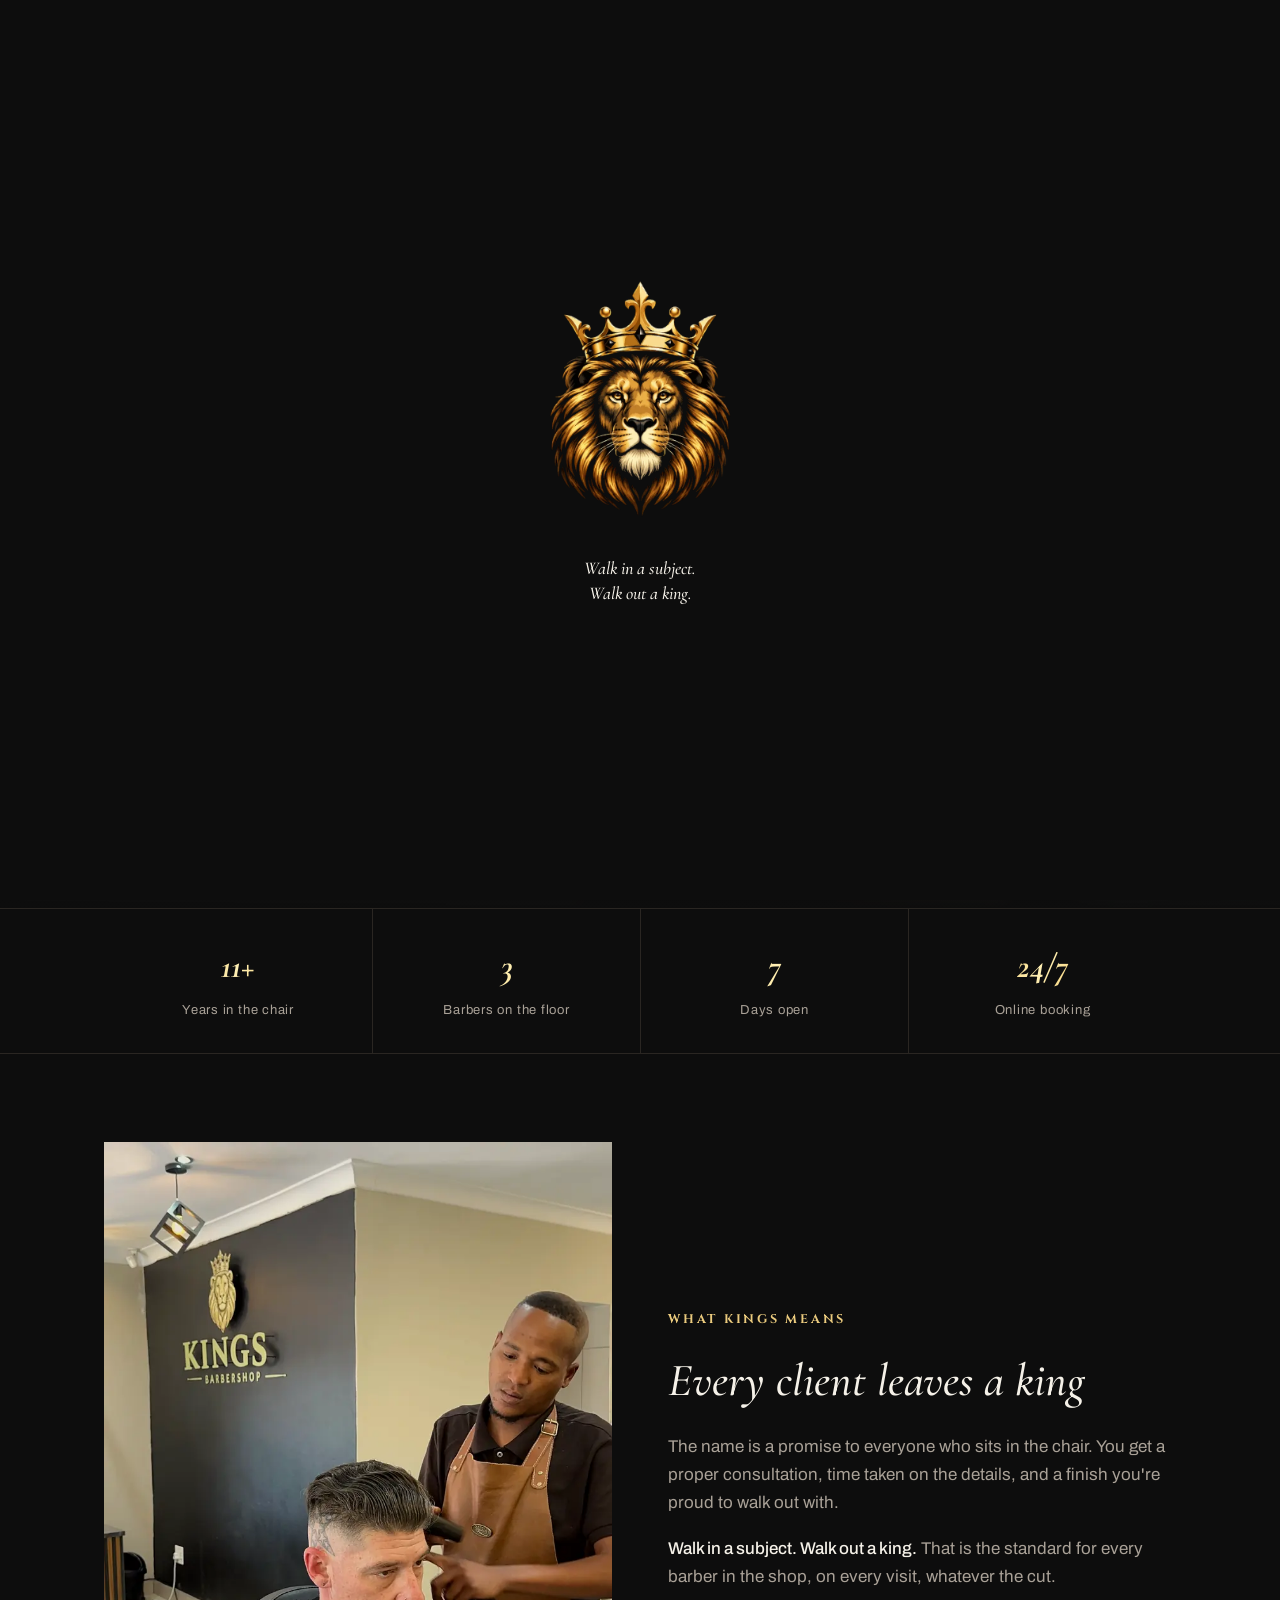
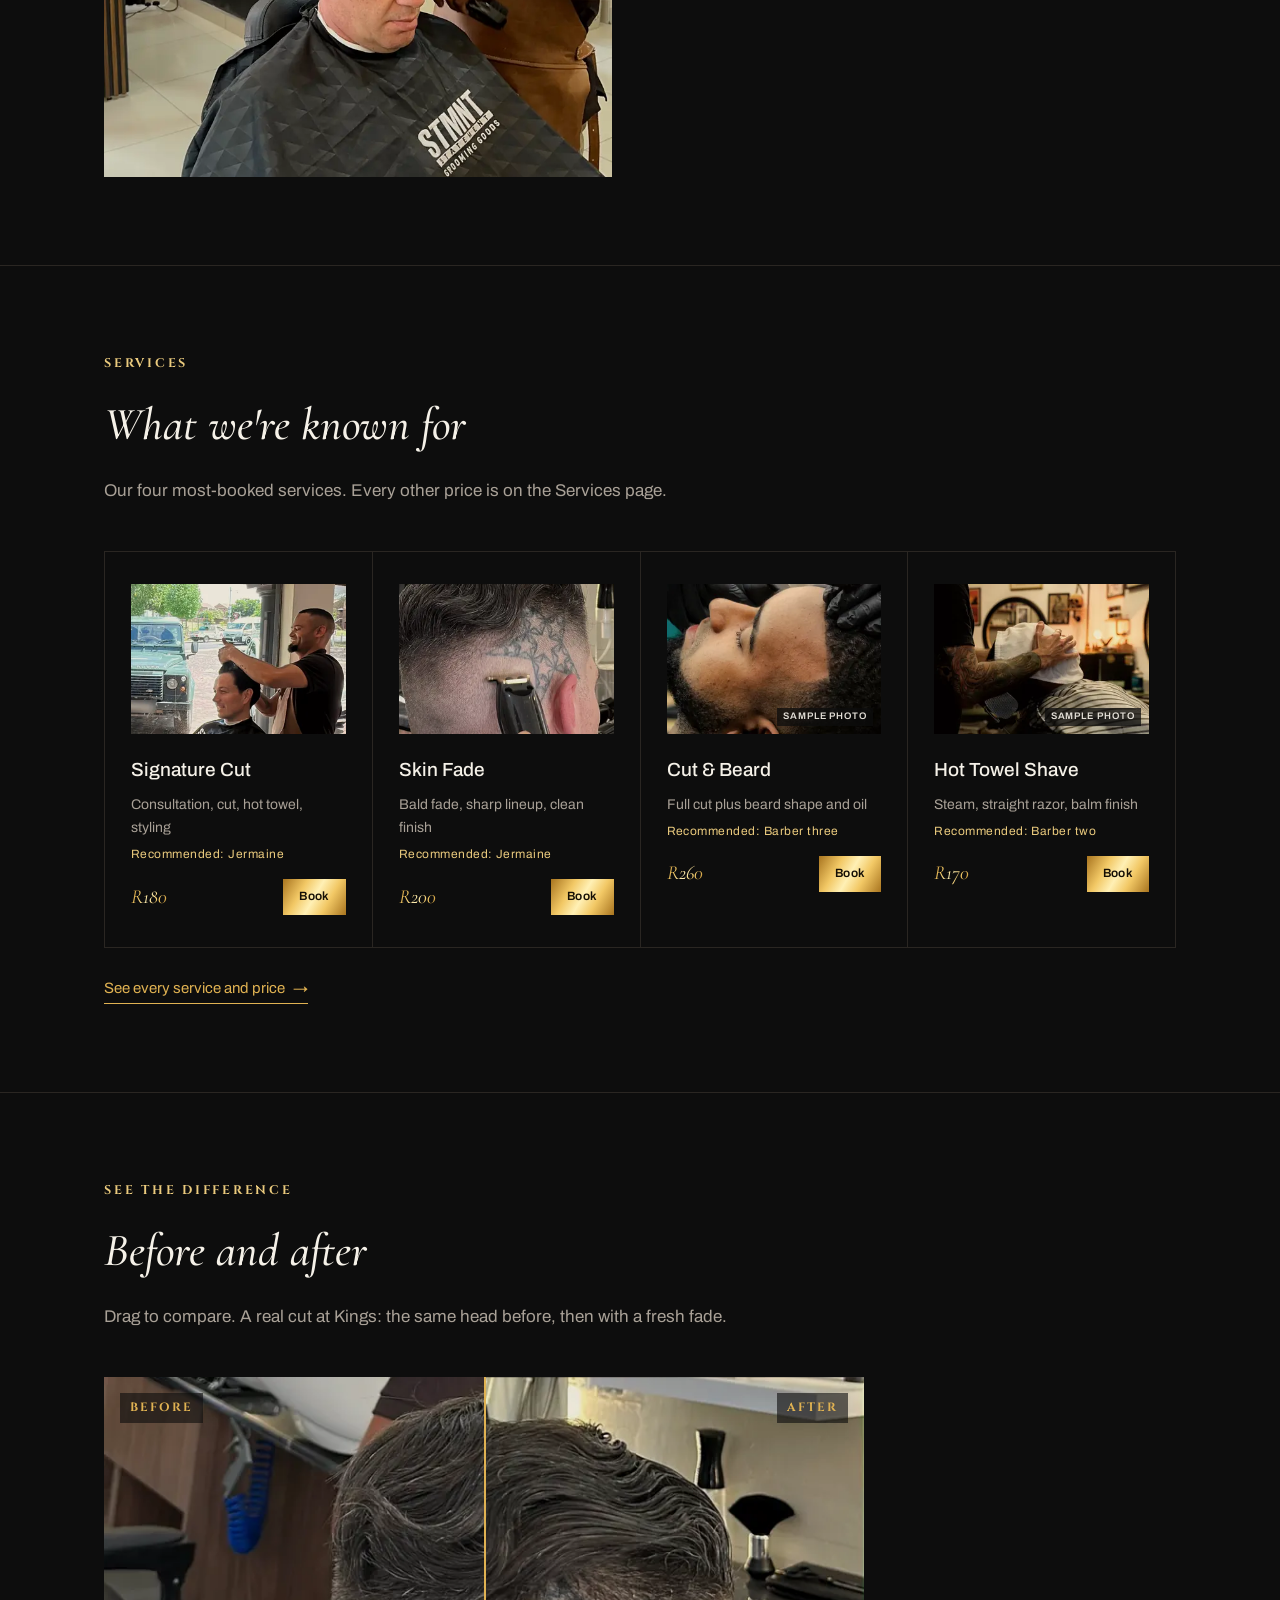
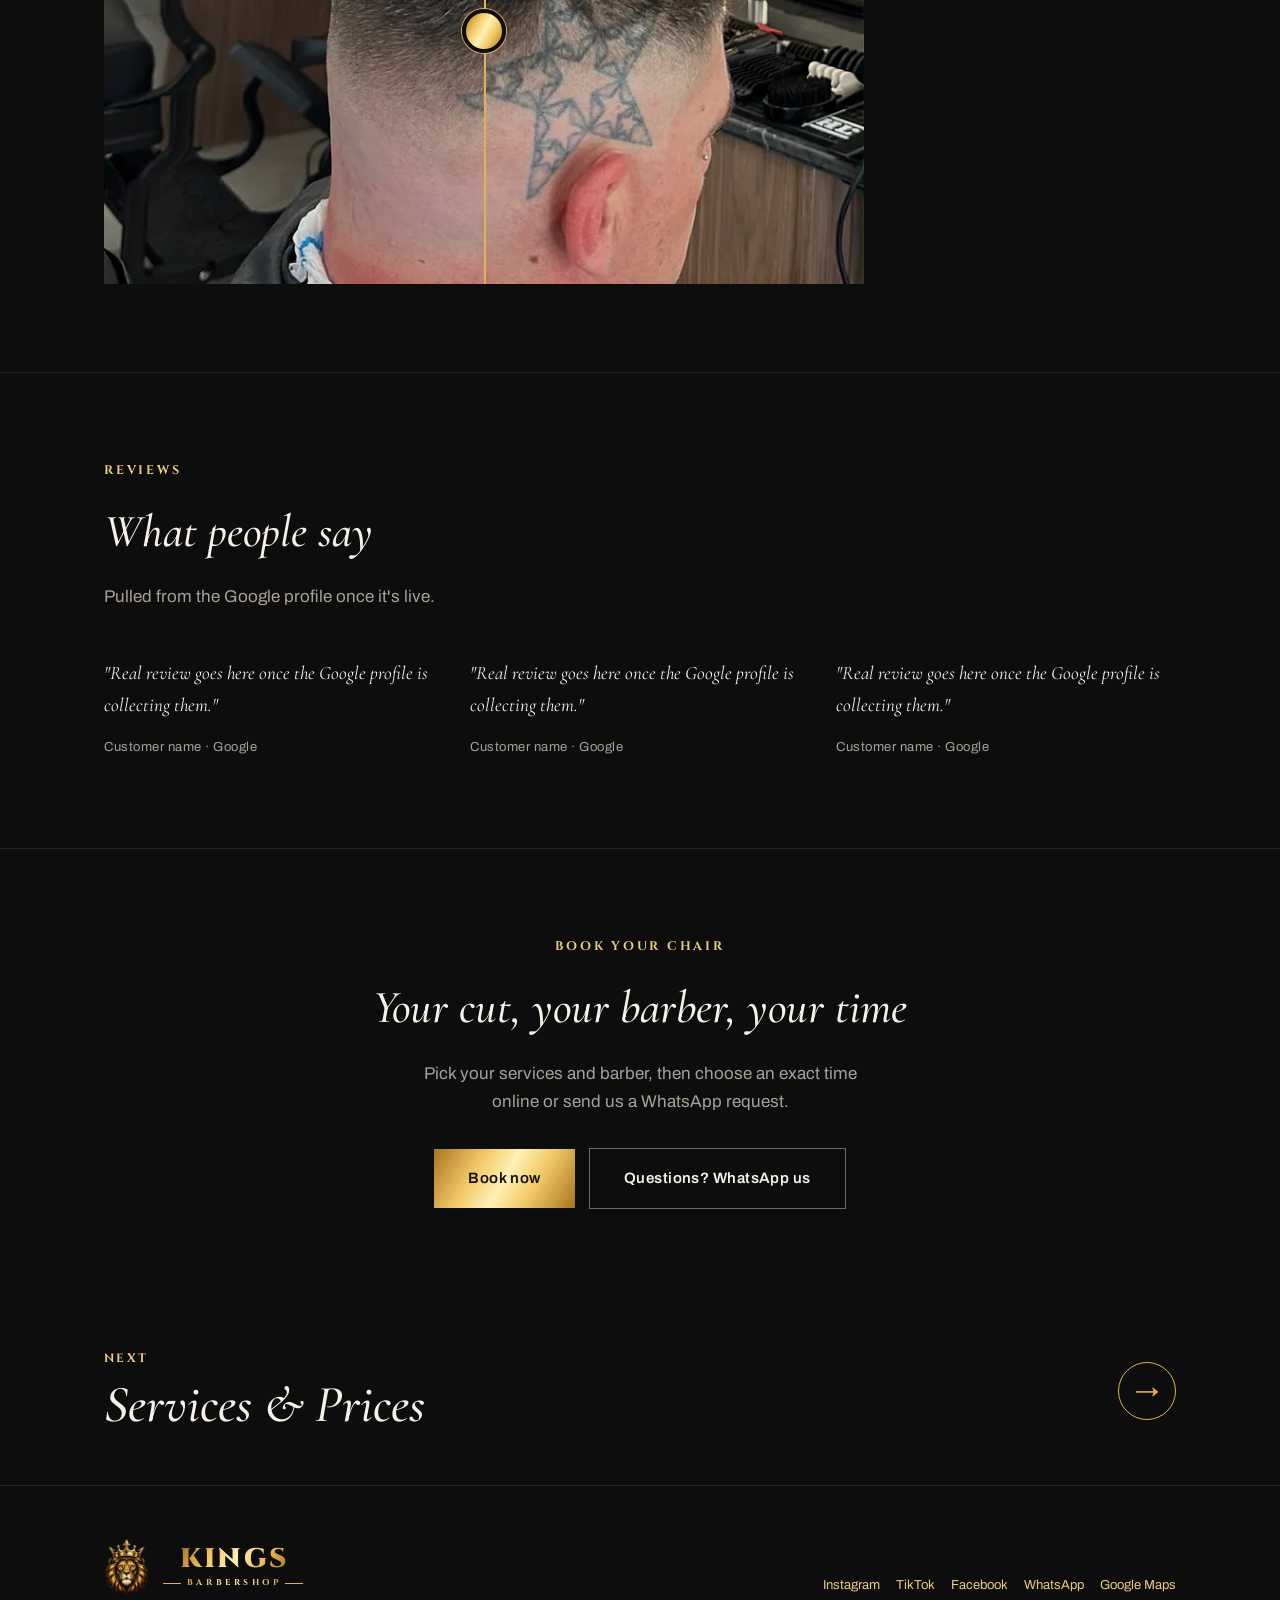
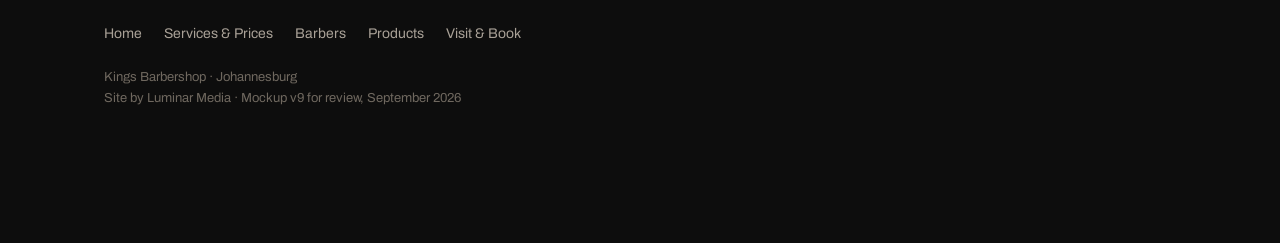
<file: index.html>
<!DOCTYPE html>
<html lang="en">
<head>
<meta charset="utf-8">
<meta name="viewport" content="width=device-width, initial-scale=1, viewport-fit=cover">
<title>Kings Barbershop Johannesburg</title>
<meta name="description" content="Skin fades, signature cuts, beard trims and hot towel shaves in Johannesburg. Every price listed upfront. Book your barber online or on WhatsApp.">
<meta name="theme-color" content="#0D0D0D">

<!-- SITE URL: every "kings-barbershop-six.vercel.app" on this page (and in robots.txt + sitemap.xml) must change if the site moves to its own domain -->
<link rel="canonical" href="https://kings-barbershop-six.vercel.app/">

<!-- Link previews (WhatsApp, Facebook, Instagram DMs, X) -->
<meta property="og:type" content="website">
<meta property="og:site_name" content="Kings Barbershop">
<meta property="og:locale" content="en_ZA">
<meta property="og:url" content="https://kings-barbershop-six.vercel.app/">
<meta property="og:title" content="Kings Barbershop · Johannesburg">
<meta property="og:description" content="Walk in a subject. Walk out a king. Fades, cuts and hot towel shaves, every price listed. Book online or on WhatsApp.">
<meta property="og:image" content="https://kings-barbershop-six.vercel.app/og-image.jpg">
<meta property="og:image:type" content="image/jpeg">
<meta property="og:image:width" content="1200">
<meta property="og:image:height" content="630">
<meta property="og:image:alt" content="Kings Barbershop gold crowned lion logo with the line Walk in a subject. Walk out a king.">
<meta name="twitter:card" content="summary_large_image">
<meta name="twitter:title" content="Kings Barbershop · Johannesburg">
<meta name="twitter:description" content="Walk in a subject. Walk out a king. Fades, cuts and hot towel shaves, every price listed. Book online or on WhatsApp.">
<meta name="twitter:image" content="https://kings-barbershop-six.vercel.app/og-image.jpg">

<!-- Icons -->
<link rel="icon" href="favicon.svg" type="image/svg+xml">
<link rel="icon" href="favicon.ico" sizes="48x48">
<link rel="apple-touch-icon" href="apple-touch-icon.png">

<!-- Tells Google this is a local barbershop. Add streetAddress, telephone and sameAs (social links) once Jermaine confirms them. -->
<script type="application/ld+json">
{
  "@context": "https://schema.org",
  "@type": "HairSalon",
  "name": "Kings Barbershop",
  "description": "Barbershop in Johannesburg for skin fades, signature cuts, beard trims and hot towel shaves.",
  "url": "https://kings-barbershop-six.vercel.app/",
  "image": "https://kings-barbershop-six.vercel.app/og-image.jpg",
  "logo": "https://kings-barbershop-six.vercel.app/logo.png",
  "priceRange": "R70 - R260",
  "currenciesAccepted": "ZAR",
  "paymentAccepted": "Cash, Card, SnapScan",
  "founder": { "@type": "Person", "name": "Jermaine" },
  "areaServed": { "@type": "City", "name": "Johannesburg" },
  "address": {
    "@type": "PostalAddress",
    "addressLocality": "Johannesburg",
    "addressRegion": "Gauteng",
    "addressCountry": "ZA"
  },
  "openingHoursSpecification": [
    { "@type": "OpeningHoursSpecification", "dayOfWeek": ["Monday","Tuesday","Wednesday","Thursday","Friday"], "opens": "08:00", "closes": "18:00" },
    { "@type": "OpeningHoursSpecification", "dayOfWeek": "Saturday", "opens": "08:00", "closes": "17:00" },
    { "@type": "OpeningHoursSpecification", "dayOfWeek": "Sunday", "opens": "09:00", "closes": "14:00" }
  ]
}
</script>

<script>document.documentElement.classList.add('js')</script>
<link rel="preconnect" href="https://fonts.googleapis.com">
<link rel="preconnect" href="https://fonts.gstatic.com" crossorigin>
<link href="https://fonts.googleapis.com/css2?family=Cormorant+Garamond:ital,wght@0,500;1,500&amp;family=Archivo:wght@400;500;600&amp;family=Cinzel:wght@600;700;900&amp;display=swap" rel="stylesheet">
<link rel="preload" as="image" href="lion-480.webp" imagesrcset="lion-480.webp 480w, lion-900.webp 900w" imagesizes="190px">
<link rel="stylesheet" href="styles.css">
<script src="site.js" defer></script>
</head>
<body>

<div id="preloader">
  <div class="lion"><img src="lion-480.webp" srcset="lion-480.webp 480w, lion-900.webp 900w" sizes="190px" width="190" height="245" alt=""></div>
  <p class="tag">Walk in a subject.<br>Walk out a king.</p>
</div>

<nav>
  <div class="nav-in">
    <a class="brand" href="./" aria-label="Kings Barbershop home"><img src="lion-96.webp" width="36" height="46" alt=""><span class="brand-word"><span class="brand-name">KINGS</span><span class="brand-sub"><span>Barbershop</span></span></span></a>
    <div class="nav-links"><a href="services">Services &amp; Prices</a><a href="barbers">Barbers</a><a href="products">Products</a><a href="visit">Visit &amp; Book</a></div>
    <a class="btn" href="visit#builder">Book now</a>
    <button class="menu-btn" type="button" aria-expanded="false" aria-controls="menu">Menu</button>
  </div>
</nav>

<div class="menu" id="menu" hidden>
  <div class="menu-top">
    <a class="brand" href="./" aria-label="Kings Barbershop home"><img src="lion-96.webp" width="36" height="46" alt=""><span class="brand-word"><span class="brand-name">KINGS</span><span class="brand-sub"><span>Barbershop</span></span></span></a>
    <button class="menu-btn menu-close" type="button">Close</button>
  </div>
  <div class="menu-links">
    <a href="./" aria-current="page">Home</a>
    <a href="services">Services &amp; Prices</a>
    <a href="barbers">Barbers</a>
    <a href="products">Products</a>
    <a href="visit">Visit &amp; Book</a>
  </div>
  <div class="menu-book">
    <a class="btn" href="visit#builder">Book now</a>
    <a class="menu-wa" href="#" data-wa>Or message us on WhatsApp</a>
  </div>
</div>

<header class="hero">
  <video class="hero-video" muted loop playsinline preload="none" poster="img/hero-poster.webp" aria-hidden="true" tabindex="-1"></video>
  <span class="sample">Sample video</span>
  <div class="hero-in">
    <p class="eyebrow">Now open · Johannesburg</p>
    <h1>Walk in a subject.<br>Walk out a king.</h1>
    <p>Precision fades, clean lineups and hot towel shaves in Johannesburg. Every price is listed upfront, and you can book online or send us a WhatsApp.</p>
    <div class="cta-row">
      <a class="btn" href="visit#builder">Book now</a>
      <a class="btn ghost" href="services">See services &amp; prices</a>
    </div>
    <p class="avail"><span class="dot"></span> Next opening: <b data-slot>…</b></p>
    <div class="badges">
      <span>Card &amp; SnapScan</span><span>Sanitised tools, every cut</span><span>Walk-ins welcome</span><span>Free parking</span>
    </div>
  </div>
</header>

<div class="stats">
  <div class="wrap">
    <div class="stat"><b>11+</b><span>Years in the chair</span></div>
    <div class="stat"><b>3</b><span>Barbers on the floor</span></div>
    <div class="stat"><b>7</b><span>Days open</span></div>
    <div class="stat"><b>24/7</b><span>Online booking</span></div>
  </div>
</div>

<section class="reveal">
  <div class="wrap story">
    <div class="photo"><img src="img/story-kings-480.webp" srcset="img/story-kings-480.webp 480w, img/story-kings-800.webp 800w" sizes="(max-width:820px) 92vw, 520px" width="480" height="600" alt="Barber two cutting in front of the gold lion on the black wall" loading="lazy" decoding="async"></div>
    <div>
      <p class="kicker">What Kings means</p>
      <h2>Every client leaves a king</h2>
      <p class="cap">The name is a promise to everyone who sits in the chair. You get a proper consultation, time taken on the details, and a finish you're proud to walk out with.</p>
      <p class="cap"><b>Walk in a subject. Walk out a king.</b> That is the standard for every barber in the shop, on every visit, whatever the cut.</p>
    </div>
  </div>
</section>

<section id="services" class="reveal">
  <div class="wrap">
    <div class="head"><p class="kicker">Services</p><h2>What we're known for</h2><p>Our four most-booked services. Every other price is on the Services page.</p></div>
    <div class="svc-grid">
      <div class="svc" data-b="jermaine"><div class="photo"><img src="img/svc-signature-cut-480.webp" srcset="img/svc-signature-cut-480.webp 480w, img/svc-signature-cut-960.webp 960w" sizes="(max-width:600px) 92vw, 300px" width="480" height="240" alt="Jermaine styling a client's hair by the front window, thumb up" loading="lazy" decoding="async"></div><h3>Signature Cut</h3><p>Consultation, cut, hot towel, styling</p><p class="rec">Recommended: Jermaine</p><div class="row"><span class="amt" data-svc="signature-cut">R180</span><a class="btn sm" href="visit?s=signature-cut#builder">Book</a></div></div>
      <div class="svc" data-b="jermaine"><div class="photo"><img src="img/svc-skin-fade-480.webp" srcset="img/svc-skin-fade-480.webp 480w, img/svc-skin-fade-960.webp 960w" sizes="(max-width:600px) 92vw, 300px" width="480" height="240" alt="Trimmer lining up a skin fade behind the ear" loading="lazy" decoding="async"></div><h3>Skin Fade</h3><p>Bald fade, sharp lineup, clean finish</p><p class="rec">Recommended: Jermaine</p><div class="row"><span class="amt" data-svc="skin-fade">R200</span><a class="btn sm" href="visit?s=skin-fade#builder">Book</a></div></div>
      <div class="svc" data-b="three"><div class="photo"><img src="img/svc-cut-beard-480.webp" srcset="img/svc-cut-beard-480.webp 480w, img/svc-cut-beard-960.webp 960w" sizes="(max-width:600px) 92vw, 300px" width="480" height="240" alt="Beard being shaped with a trimmer and brush" loading="lazy" decoding="async"><span class="sample">Sample photo</span></div><h3>Cut &amp; Beard</h3><p>Full cut plus beard shape and oil</p><p class="rec">Recommended: Barber three</p><div class="row"><span class="amt" data-svc="cut-beard">R260</span><a class="btn sm" href="visit?s=cut-beard#builder">Book</a></div></div>
      <div class="svc" data-b="two"><div class="photo"><img src="img/svc-hot-towel-480.webp" srcset="img/svc-hot-towel-480.webp 480w, img/svc-hot-towel-960.webp 960w" sizes="(max-width:600px) 92vw, 300px" width="480" height="240" alt="Hot towel laid over a client before a shave" loading="lazy" decoding="async"><span class="sample">Sample photo</span></div><h3>Hot Towel Shave</h3><p>Steam, straight razor, balm finish</p><p class="rec">Recommended: Barber two</p><div class="row"><span class="amt" data-svc="hot-towel-shave">R170</span><a class="btn sm" href="visit?s=hot-towel-shave#builder">Book</a></div></div>
    </div>
    <a class="see-all" href="services">See every service and price</a>
  </div>
</section>

<section class="reveal">
  <div class="wrap">
    <div class="head"><p class="kicker">See the difference</p><h2>Before and after</h2><p>Drag to compare. A real cut at Kings: the same head before, then with a fresh fade.</p></div>
    <div class="ba">
      <div class="side before photo"><img src="img/ba-before-800.webp" srcset="img/ba-before-800.webp 800w, img/ba-before-1200.webp 1200w" sizes="(max-width:560px) 510px, 760px" width="800" height="533" alt="Before: the back of his head, hair grown out over the star tattoo" loading="lazy" decoding="async"></div>
      <div class="side after photo"><img src="img/ba-after-800.webp" srcset="img/ba-after-800.webp 800w, img/ba-after-1200.webp 1200w" sizes="(max-width:560px) 510px, 760px" width="800" height="533" alt="After: a fresh skin fade around the star tattoo, the top styled back" loading="lazy" decoding="async"></div>
      <div class="handle" id="ba-handle" style="left:50%"></div>
      <span class="lbl l">Before</span><span class="lbl r">After</span>
      <input type="range" min="0" max="100" value="50" id="ba-range" aria-label="Drag to compare before and after">
    </div>
  </div>
</section>

<section class="reveal">
  <div class="wrap">
    <div class="head"><p class="kicker">Reviews</p><h2>What people say</h2><p>Pulled from the Google profile once it's live.</p></div>
    <div class="reviews">
      <div class="rev"><p>"Real review goes here once the Google profile is collecting them."</p><cite>Customer name · Google</cite></div>
      <div class="rev"><p>"Real review goes here once the Google profile is collecting them."</p><cite>Customer name · Google</cite></div>
      <div class="rev"><p>"Real review goes here once the Google profile is collecting them."</p><cite>Customer name · Google</cite></div>
    </div>
  </div>
</section>

<section id="book" class="book reveal last">
  <div class="wrap">
    <p class="kicker">Book your chair</p><h2>Your cut, your barber, your time</h2>
    <p class="lead">Pick your services and barber, then choose an exact time online or send us a WhatsApp request.</p>
    <div class="cta-row">
      <a class="btn" href="visit#builder">Book now</a>
      <a class="btn ghost" href="#" data-wa>Questions? WhatsApp us</a>
    </div>
  </div>
</section>

<div class="next-page">
  <div class="wrap">
    <a href="services"><span class="np-text"><span class="np-k">Next</span><span class="np-t">Services &amp; Prices</span></span><span class="np-a" aria-hidden="true">&rarr;</span></a>
  </div>
</div>

<footer>
  <div class="wrap">
    <div class="foot-row">
      <a class="brand" href="./" aria-label="Kings Barbershop home"><img src="lion-96.webp" width="36" height="46" alt=""><span class="brand-word"><span class="brand-name">KINGS</span><span class="brand-sub"><span>Barbershop</span></span></span></a>
      <div class="foot-social"><a href="#">Instagram</a><a href="#">TikTok</a><a href="#">Facebook</a><a href="#" data-wa>WhatsApp</a><a href="#">Google Maps</a></div>
    </div>
    <div class="foot-pages"><a href="./">Home</a><a href="services">Services &amp; Prices</a><a href="barbers">Barbers</a><a href="products">Products</a><a href="visit">Visit &amp; Book</a></div>
    <p class="fine">Kings Barbershop · Johannesburg<br>Site by Luminar Media · Mockup v9 for review, September 2026</p>
  </div>
</footer>

<div class="dock">
  <div class="info"><b>Next opening</b><span data-slot>…</span></div>
  <div class="dock-actions">
    <a class="dock-wa" href="#" data-wa>WhatsApp</a>
    <a class="btn" href="visit#builder">Book now</a>
  </div>
</div>

</body>
</html>
</file>
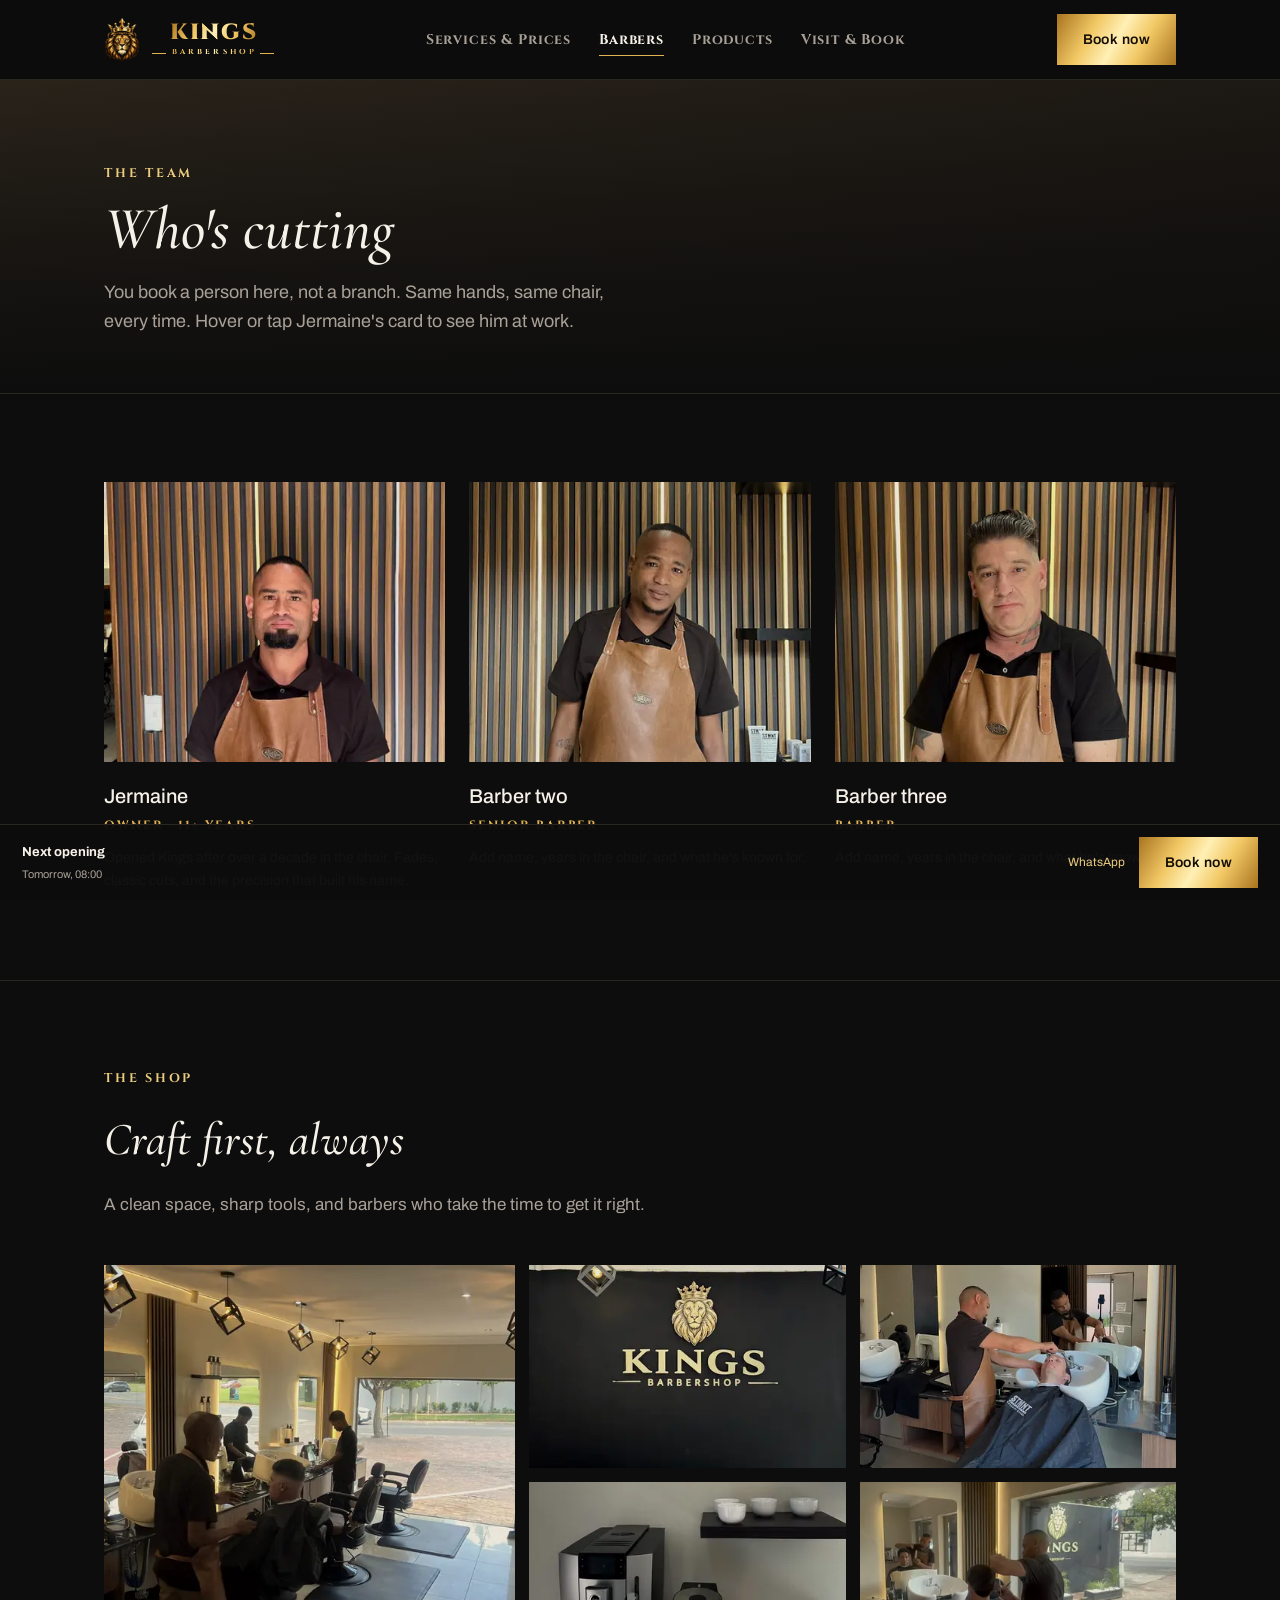
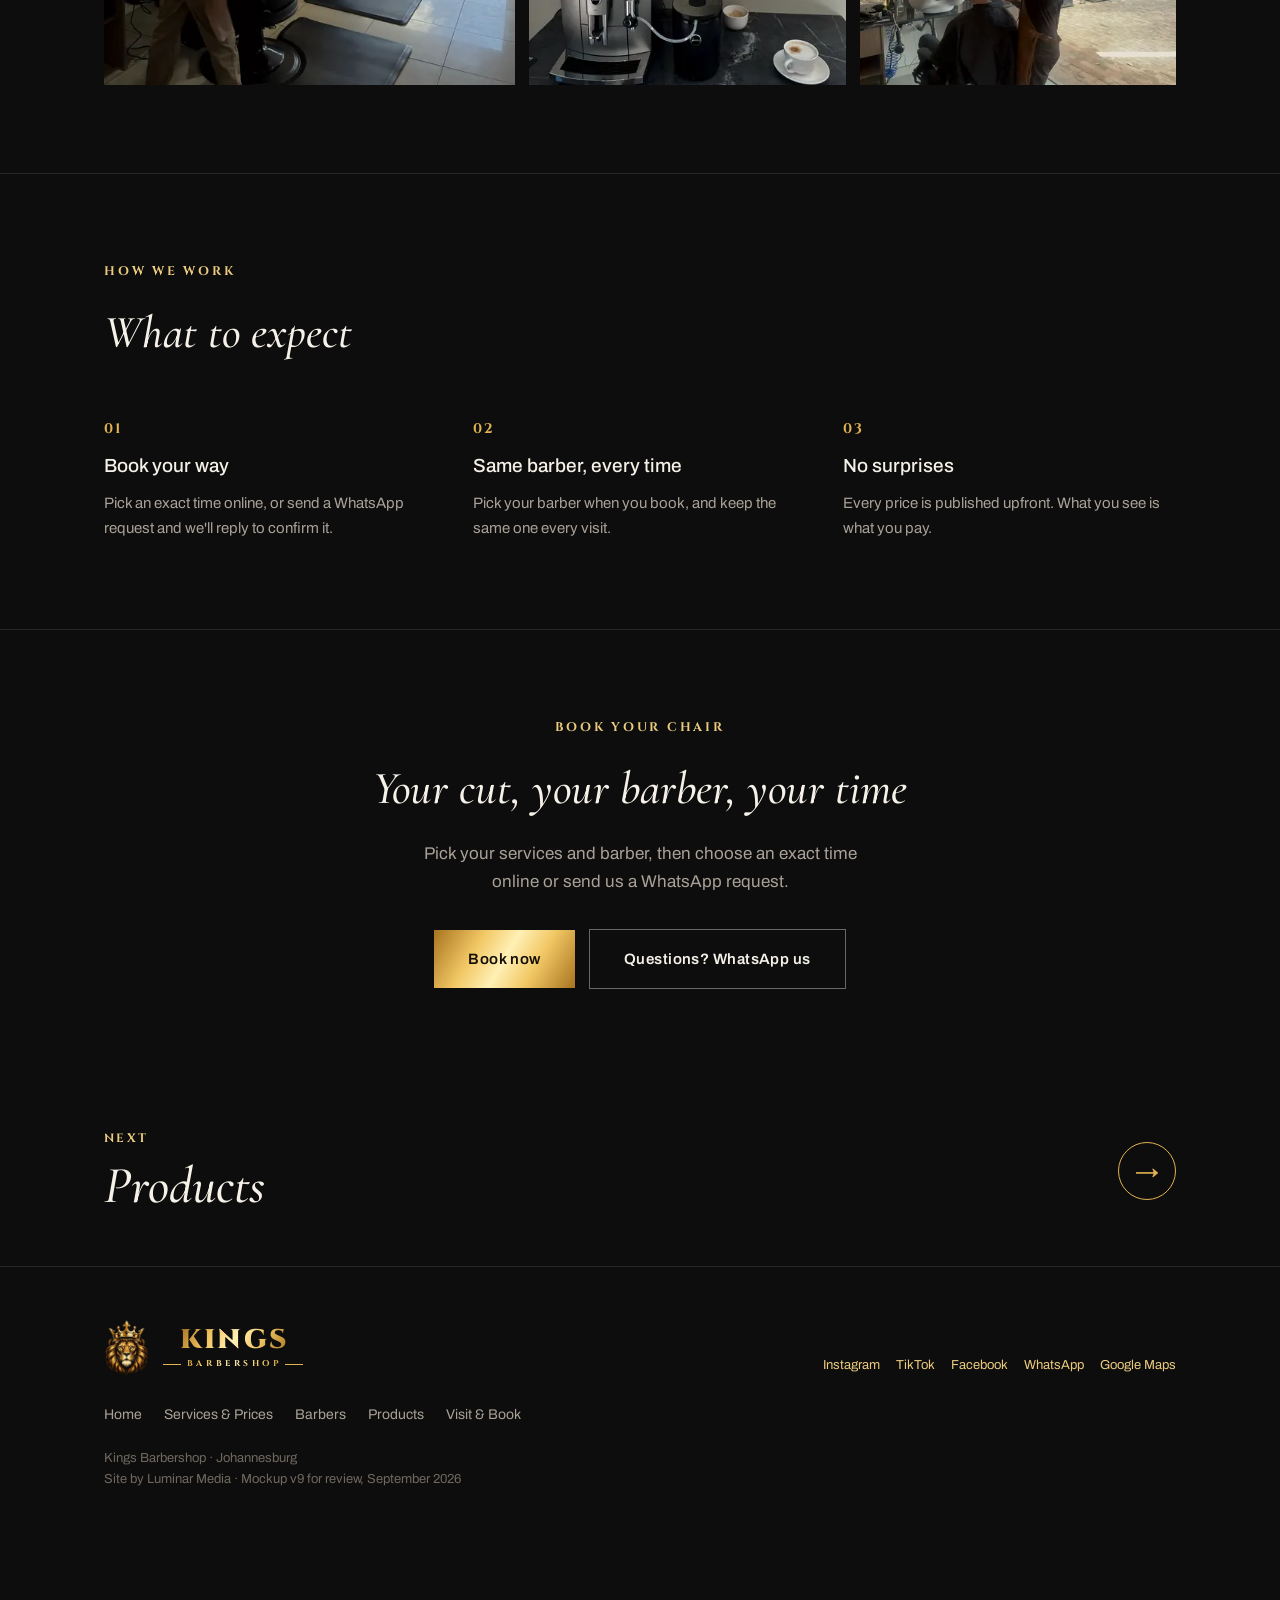
<file: barbers.html>
<!DOCTYPE html>
<html lang="en">
<head>
<meta charset="utf-8">
<meta name="viewport" content="width=device-width, initial-scale=1, viewport-fit=cover">
<title>Barbers | Kings Barbershop Johannesburg</title>
<meta name="description" content="Meet Jermaine and the Kings Barbershop team in Johannesburg. Book the same barber every visit.">
<meta name="theme-color" content="#0D0D0D">

<!-- SITE URL: every "kings-barbershop-six.vercel.app" on this page (and in robots.txt + sitemap.xml) must change if the site moves to its own domain -->
<link rel="canonical" href="https://kings-barbershop-six.vercel.app/barbers">

<!-- Link previews (WhatsApp, Facebook, Instagram DMs, X) -->
<meta property="og:type" content="website">
<meta property="og:site_name" content="Kings Barbershop">
<meta property="og:locale" content="en_ZA">
<meta property="og:url" content="https://kings-barbershop-six.vercel.app/barbers">
<meta property="og:title" content="The Barbers · Kings Barbershop">
<meta property="og:description" content="You book a person here, not a branch. Meet Jermaine and the team.">
<meta property="og:image" content="https://kings-barbershop-six.vercel.app/og-image.jpg">
<meta property="og:image:type" content="image/jpeg">
<meta property="og:image:width" content="1200">
<meta property="og:image:height" content="630">
<meta property="og:image:alt" content="Kings Barbershop gold crowned lion logo with the line Walk in a subject. Walk out a king.">
<meta name="twitter:card" content="summary_large_image">
<meta name="twitter:title" content="The Barbers · Kings Barbershop">
<meta name="twitter:description" content="You book a person here, not a branch. Meet Jermaine and the team.">
<meta name="twitter:image" content="https://kings-barbershop-six.vercel.app/og-image.jpg">

<!-- Icons -->
<link rel="icon" href="favicon.svg" type="image/svg+xml">
<link rel="icon" href="favicon.ico" sizes="48x48">
<link rel="apple-touch-icon" href="apple-touch-icon.png">

<script>document.documentElement.classList.add('js')</script>
<link rel="preconnect" href="https://fonts.googleapis.com">
<link rel="preconnect" href="https://fonts.gstatic.com" crossorigin>
<link href="https://fonts.googleapis.com/css2?family=Cormorant+Garamond:ital,wght@0,500;1,500&amp;family=Archivo:wght@400;500;600&amp;family=Cinzel:wght@600;700;900&amp;display=swap" rel="stylesheet">
<link rel="stylesheet" href="styles.css">
<script src="site.js" defer></script>
</head>
<body>

<nav>
  <div class="nav-in">
    <a class="brand" href="./" aria-label="Kings Barbershop home"><img src="lion-96.webp" width="36" height="46" alt=""><span class="brand-word"><span class="brand-name">KINGS</span><span class="brand-sub"><span>Barbershop</span></span></span></a>
    <div class="nav-links"><a href="services">Services &amp; Prices</a><a href="barbers" aria-current="page">Barbers</a><a href="products">Products</a><a href="visit">Visit &amp; Book</a></div>
    <a class="btn" href="visit#builder">Book now</a>
    <button class="menu-btn" type="button" aria-expanded="false" aria-controls="menu">Menu</button>
  </div>
</nav>

<div class="menu" id="menu" hidden>
  <div class="menu-top">
    <a class="brand" href="./" aria-label="Kings Barbershop home"><img src="lion-96.webp" width="36" height="46" alt=""><span class="brand-word"><span class="brand-name">KINGS</span><span class="brand-sub"><span>Barbershop</span></span></span></a>
    <button class="menu-btn menu-close" type="button">Close</button>
  </div>
  <div class="menu-links">
    <a href="./">Home</a>
    <a href="services">Services &amp; Prices</a>
    <a href="barbers" aria-current="page">Barbers</a>
    <a href="products">Products</a>
    <a href="visit">Visit &amp; Book</a>
  </div>
  <div class="menu-book">
    <a class="btn" href="visit#builder">Book now</a>
    <a class="menu-wa" href="#" data-wa>Or message us on WhatsApp</a>
  </div>
</div>

<header class="page-head">
  <div class="wrap">
    <p class="kicker">The team</p>
    <h1>Who's cutting</h1>
    <p>You book a person here, not a branch. Same hands, same chair, every time. Hover or tap Jermaine's card to see him at work.</p>
  </div>
</header>

<section id="team" class="reveal">
  <div class="wrap">
    <div class="team">
      <div class="barber"><div class="photo"><div class="shot still"><img src="img/barber-jermaine-420.webp" srcset="img/barber-jermaine-420.webp 420w, img/barber-jermaine-720.webp 720w" sizes="(max-width:760px) 92vw, 340px" width="420" height="350" alt="Jermaine, owner of Kings Barbershop" loading="lazy" decoding="async"></div><div class="shot action"><img src="img/barber-jermaine-action-420.webp" srcset="img/barber-jermaine-action-420.webp 420w, img/barber-jermaine-action-720.webp 720w" sizes="(max-width:760px) 92vw, 340px" width="420" height="350" alt="Jermaine cutting a client's hair by the front window" loading="lazy" decoding="async"></div></div><h3>Jermaine</h3><p class="role">Owner · 11+ years</p><p>Opened Kings after over a decade in the chair. Fades, classic cuts, and the precision that built his name.</p></div>
      <div class="barber"><div class="photo"><div class="shot still"><img src="img/barber-two-420.webp" srcset="img/barber-two-420.webp 420w, img/barber-two-720.webp 720w" sizes="(max-width:760px) 92vw, 340px" width="420" height="350" alt="Barber two in his leather apron by the slat wall" loading="lazy" decoding="async"></div></div><h3>Barber two</h3><p class="role">Senior barber</p><p>Add name, years in the chair, and what he's known for.</p></div>
      <div class="barber"><div class="photo"><div class="shot still"><img src="img/barber-three-420.webp" srcset="img/barber-three-420.webp 420w, img/barber-three-720.webp 720w" sizes="(max-width:760px) 92vw, 340px" width="420" height="350" alt="Barber three in his leather apron, star tattoos on his arms" loading="lazy" decoding="async"></div></div><h3>Barber three</h3><p class="role">Barber</p><p>Add name, years in the chair, and what he's known for.</p></div>
    </div>
  </div>
</section>

<section class="reveal">
  <div class="wrap">
    <div class="head"><p class="kicker">The shop</p><h2>Craft first, always</h2><p>A clean space, sharp tools, and barbers who take the time to get it right.</p></div>
    <div class="gallery">
      <div class="photo"><img src="img/gal-team-540.webp" srcset="img/gal-team-540.webp 540w, img/gal-team-900.webp 900w" sizes="(max-width:760px) 92vw, 430px" width="540" height="540" alt="Three Kings barbers at work along the stations" loading="lazy" decoding="async"></div><div class="photo"><img src="img/gal-reception-420.webp" srcset="img/gal-reception-420.webp 420w, img/gal-reception-720.webp 720w" sizes="(max-width:760px) 92vw, 330px" width="420" height="280" alt="Reception: the gold Kings lion on the black wall" loading="lazy" decoding="async"></div><div class="photo"><img src="img/gal-wash-420.webp" srcset="img/gal-wash-420.webp 420w, img/gal-wash-720.webp 720w" sizes="(max-width:760px) 46vw, 330px" width="420" height="280" alt="Jermaine washing a client's hair at the basin" loading="lazy" decoding="async"></div><div class="photo"><img src="img/gal-coffee-420.webp" srcset="img/gal-coffee-420.webp 420w, img/gal-coffee-720.webp 720w" sizes="(max-width:760px) 46vw, 330px" width="420" height="280" alt="The coffee bar: an espresso machine, cups and a cappuccino" loading="lazy" decoding="async"></div><div class="photo"><img src="img/gal-window-420.webp" srcset="img/gal-window-420.webp 420w, img/gal-window-720.webp 720w" sizes="(max-width:760px) 92vw, 330px" width="420" height="280" alt="Haircut by the front window, barber pole outside" loading="lazy" decoding="async"></div>
    </div>
  </div>
</section>

<section class="reveal">
  <div class="wrap">
    <div class="head"><p class="kicker">How we work</p><h2>What to expect</h2></div>
    <div class="craft">
      <div><p class="num">01</p><h3>Book your way</h3><p>Pick an exact time online, or send a WhatsApp request and we'll reply to confirm it.</p></div>
      <div><p class="num">02</p><h3>Same barber, every time</h3><p>Pick your barber when you book, and keep the same one every visit.</p></div>
      <div><p class="num">03</p><h3>No surprises</h3><p>Every price is published upfront. What you see is what you pay.</p></div>
    </div>
  </div>
</section>

<section id="book" class="book reveal last">
  <div class="wrap">
    <p class="kicker">Book your chair</p><h2>Your cut, your barber, your time</h2>
    <p class="lead">Pick your services and barber, then choose an exact time online or send us a WhatsApp request.</p>
    <div class="cta-row">
      <a class="btn" href="visit#builder">Book now</a>
      <a class="btn ghost" href="#" data-wa>Questions? WhatsApp us</a>
    </div>
  </div>
</section>

<div class="next-page">
  <div class="wrap">
    <a href="products"><span class="np-text"><span class="np-k">Next</span><span class="np-t">Products</span></span><span class="np-a" aria-hidden="true">&rarr;</span></a>
  </div>
</div>

<footer>
  <div class="wrap">
    <div class="foot-row">
      <a class="brand" href="./" aria-label="Kings Barbershop home"><img src="lion-96.webp" width="36" height="46" alt=""><span class="brand-word"><span class="brand-name">KINGS</span><span class="brand-sub"><span>Barbershop</span></span></span></a>
      <div class="foot-social"><a href="#">Instagram</a><a href="#">TikTok</a><a href="#">Facebook</a><a href="#" data-wa>WhatsApp</a><a href="#">Google Maps</a></div>
    </div>
    <div class="foot-pages"><a href="./">Home</a><a href="services">Services &amp; Prices</a><a href="barbers">Barbers</a><a href="products">Products</a><a href="visit">Visit &amp; Book</a></div>
    <p class="fine">Kings Barbershop · Johannesburg<br>Site by Luminar Media · Mockup v9 for review, September 2026</p>
  </div>
</footer>

<div class="dock">
  <div class="info"><b>Next opening</b><span data-slot>…</span></div>
  <div class="dock-actions">
    <a class="dock-wa" href="#" data-wa>WhatsApp</a>
    <a class="btn" href="visit#builder">Book now</a>
  </div>
</div>

</body>
</html>
</file>
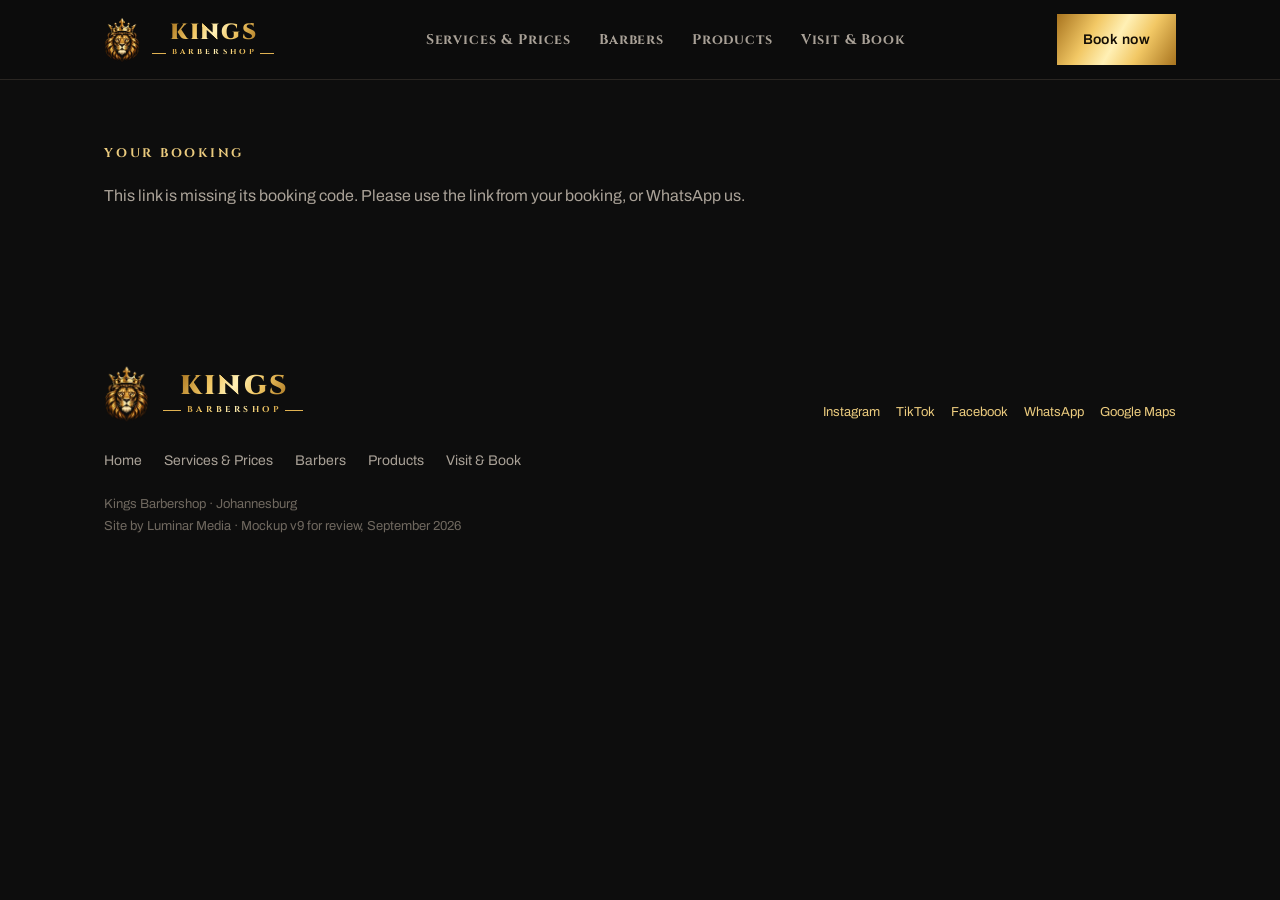
<file: booking.html>
<!DOCTYPE html>
<html lang="en">
<head>
<meta charset="utf-8">
<meta name="viewport" content="width=device-width, initial-scale=1, viewport-fit=cover">
<title>Your booking | Kings Barbershop</title>
<meta name="description" content="View or cancel your Kings Barbershop booking.">
<meta name="robots" content="noindex">
<meta name="theme-color" content="#0D0D0D">


<!-- Link previews (WhatsApp, Facebook, Instagram DMs, X) -->
<meta property="og:type" content="website">
<meta property="og:site_name" content="Kings Barbershop">
<meta property="og:locale" content="en_ZA">
<meta property="og:url" content="https://kings-barbershop-six.vercel.app/visit">
<meta property="og:title" content="Visit &amp; Book · Kings Barbershop">
<meta property="og:description" content="Pick your barber and an open time and you're booked, or send it on WhatsApp. Hours, address and FAQ.">
<meta property="og:image" content="https://kings-barbershop-six.vercel.app/og-image.jpg">
<meta property="og:image:type" content="image/jpeg">
<meta property="og:image:width" content="1200">
<meta property="og:image:height" content="630">
<meta property="og:image:alt" content="Kings Barbershop gold crowned lion logo with the line Walk in a subject. Walk out a king.">
<meta name="twitter:card" content="summary_large_image">
<meta name="twitter:title" content="Visit &amp; Book · Kings Barbershop">
<meta name="twitter:description" content="Pick your barber and an open time and you're booked, or send it on WhatsApp. Hours, address and FAQ.">
<meta name="twitter:image" content="https://kings-barbershop-six.vercel.app/og-image.jpg">

<!-- Icons -->
<link rel="icon" href="favicon.svg" type="image/svg+xml">
<link rel="icon" href="favicon.ico" sizes="48x48">
<link rel="apple-touch-icon" href="apple-touch-icon.png">

<script>document.documentElement.classList.add('js')</script>
<link rel="preconnect" href="https://fonts.googleapis.com">
<link rel="preconnect" href="https://fonts.gstatic.com" crossorigin>
<link href="https://fonts.googleapis.com/css2?family=Cormorant+Garamond:ital,wght@0,500;1,500&amp;family=Archivo:wght@400;500;600&amp;family=Cinzel:wght@600;700;900&amp;display=swap" rel="stylesheet">
<link rel="stylesheet" href="styles.css">
<script src="site.js" defer></script>
</head>
<body>

<nav>
  <div class="nav-in">
    <a class="brand" href="./" aria-label="Kings Barbershop home"><img src="lion-96.webp" width="36" height="46" alt=""><span class="brand-word"><span class="brand-name">KINGS</span><span class="brand-sub"><span>Barbershop</span></span></span></a>
    <div class="nav-links"><a href="services">Services &amp; Prices</a><a href="barbers">Barbers</a><a href="products">Products</a><a href="visit">Visit &amp; Book</a></div>
    <a class="btn" href="visit#builder">Book now</a>
    <button class="menu-btn" type="button" aria-expanded="false" aria-controls="menu">Menu</button>
  </div>
</nav>

<div class="menu" id="menu" hidden>
  <div class="menu-top">
    <a class="brand" href="./" aria-label="Kings Barbershop home"><img src="lion-96.webp" width="36" height="46" alt=""><span class="brand-word"><span class="brand-name">KINGS</span><span class="brand-sub"><span>Barbershop</span></span></span></a>
    <button class="menu-btn menu-close" type="button">Close</button>
  </div>
  <div class="menu-links">
    <a href="./">Home</a>
    <a href="services">Services &amp; Prices</a>
    <a href="barbers">Barbers</a>
    <a href="products">Products</a>
    <a href="visit">Visit &amp; Book</a>
  </div>
  <div class="menu-book">
    <a class="btn" href="visit#builder">Book now</a>
    <a class="menu-wa" href="#" data-wa>Or message us on WhatsApp</a>
  </div>
</div>

<main class="manage">
  <div class="wrap">
    <p class="kicker">Your booking</p>
    <div id="manage" aria-live="polite"><p class="state">Loading your booking…</p></div>
    <template id="manage-tpl">
      <div class="done">
        <span class="status-tag"></span>
        <h1 id="m-title"></h1>
        <div class="done-card">
          <div><span>When</span><b id="m-when"></b></div>
          <div><span>Barber</span><b id="m-barber"></b></div>
          <div><span>Services</span><b id="m-services"></b></div>
          <div><span>Total</span><b id="m-total"></b></div>
        </div>
        <p class="hint" id="m-note"></p>
        <div class="cta-row">
          <a class="btn" id="m-new" href="visit#builder" hidden>Book a new time</a>
          <a class="btn" id="m-cal" href="#" target="_blank" rel="noopener">Add to Google Calendar</a>
          <button class="btn ghost" id="m-cancel" type="button" hidden>Cancel booking</button>
          <a class="btn wa" id="m-wa" href="#">WhatsApp us</a>
        </div>
      </div>
    </template>
  </div>
</main>

<footer>
  <div class="wrap">
    <div class="foot-row">
      <a class="brand" href="./" aria-label="Kings Barbershop home"><img src="lion-96.webp" width="36" height="46" alt=""><span class="brand-word"><span class="brand-name">KINGS</span><span class="brand-sub"><span>Barbershop</span></span></span></a>
      <div class="foot-social"><a href="#">Instagram</a><a href="#">TikTok</a><a href="#">Facebook</a><a href="#" data-wa>WhatsApp</a><a href="#">Google Maps</a></div>
    </div>
    <div class="foot-pages"><a href="./">Home</a><a href="services">Services &amp; Prices</a><a href="barbers">Barbers</a><a href="products">Products</a><a href="visit">Visit &amp; Book</a></div>
    <p class="fine">Kings Barbershop · Johannesburg<br>Site by Luminar Media · Mockup v9 for review, September 2026</p>
  </div>
</footer>


</body>
</html>
</file>
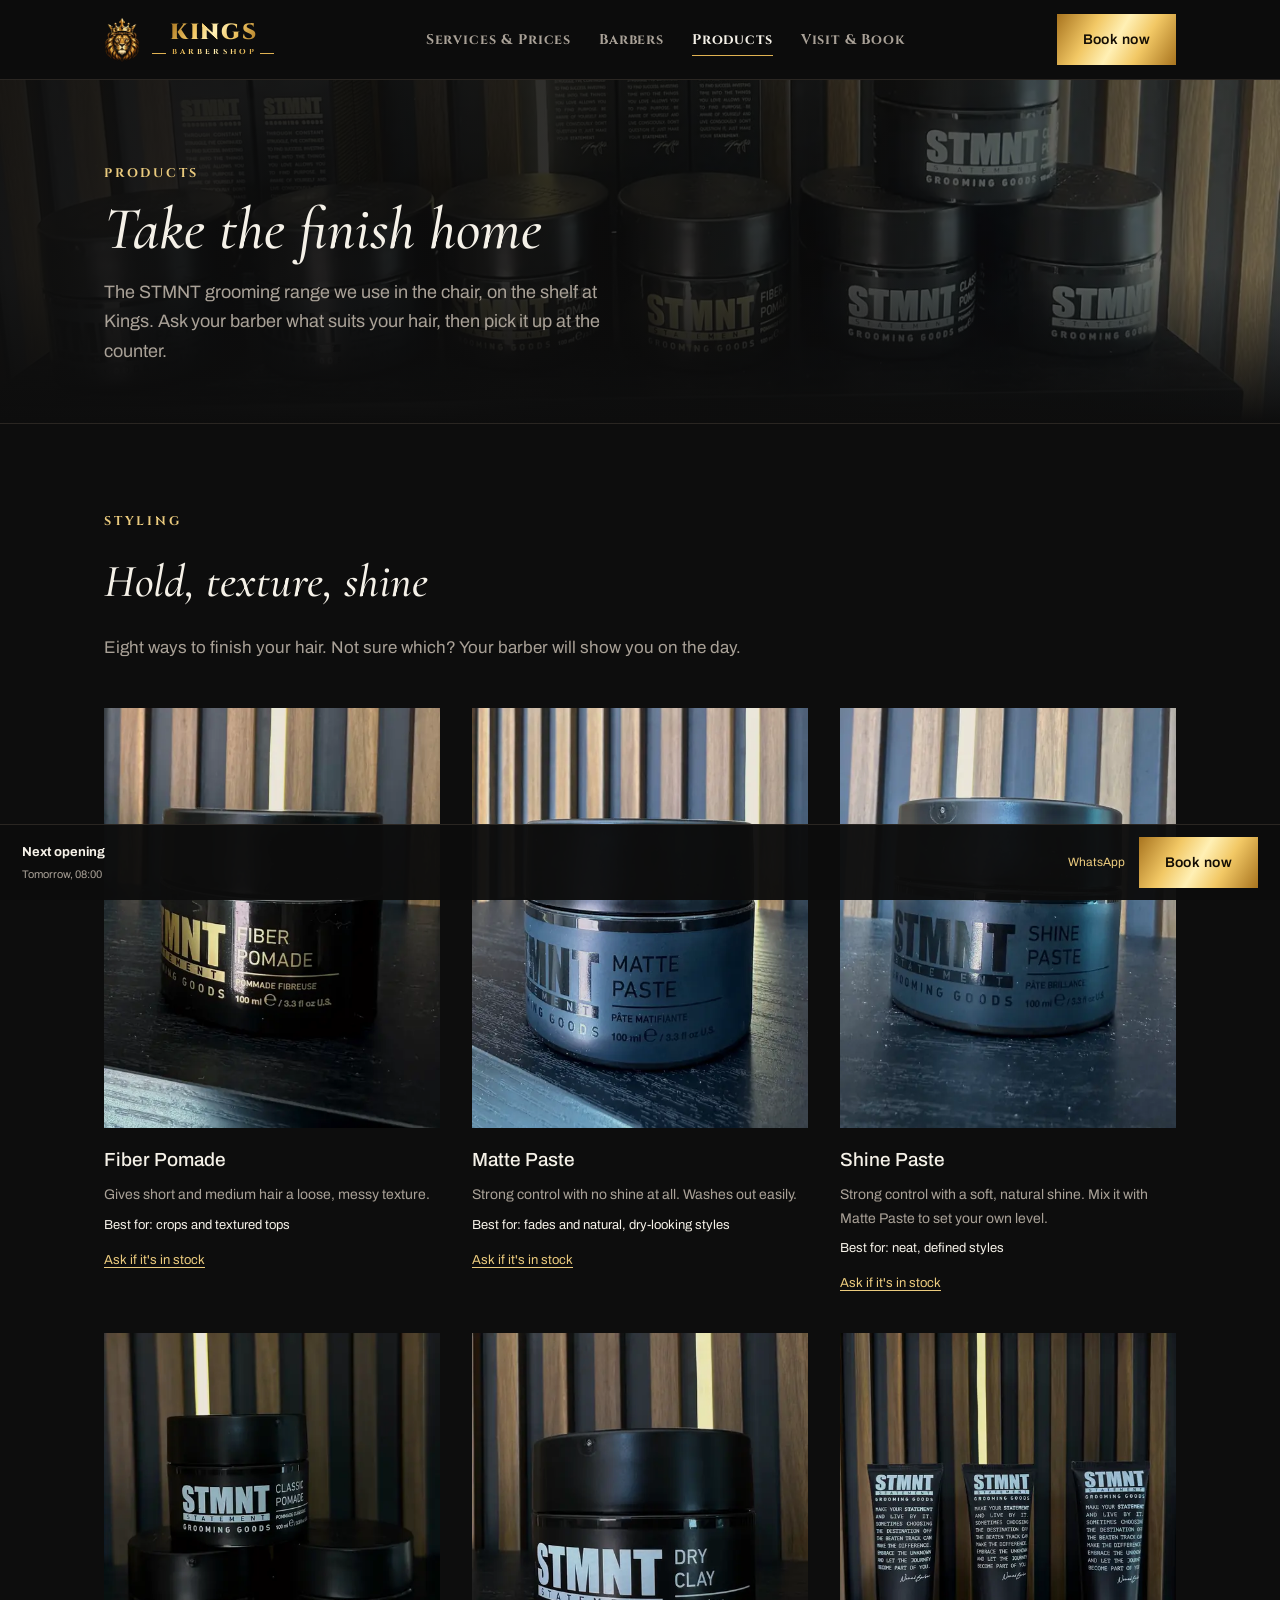
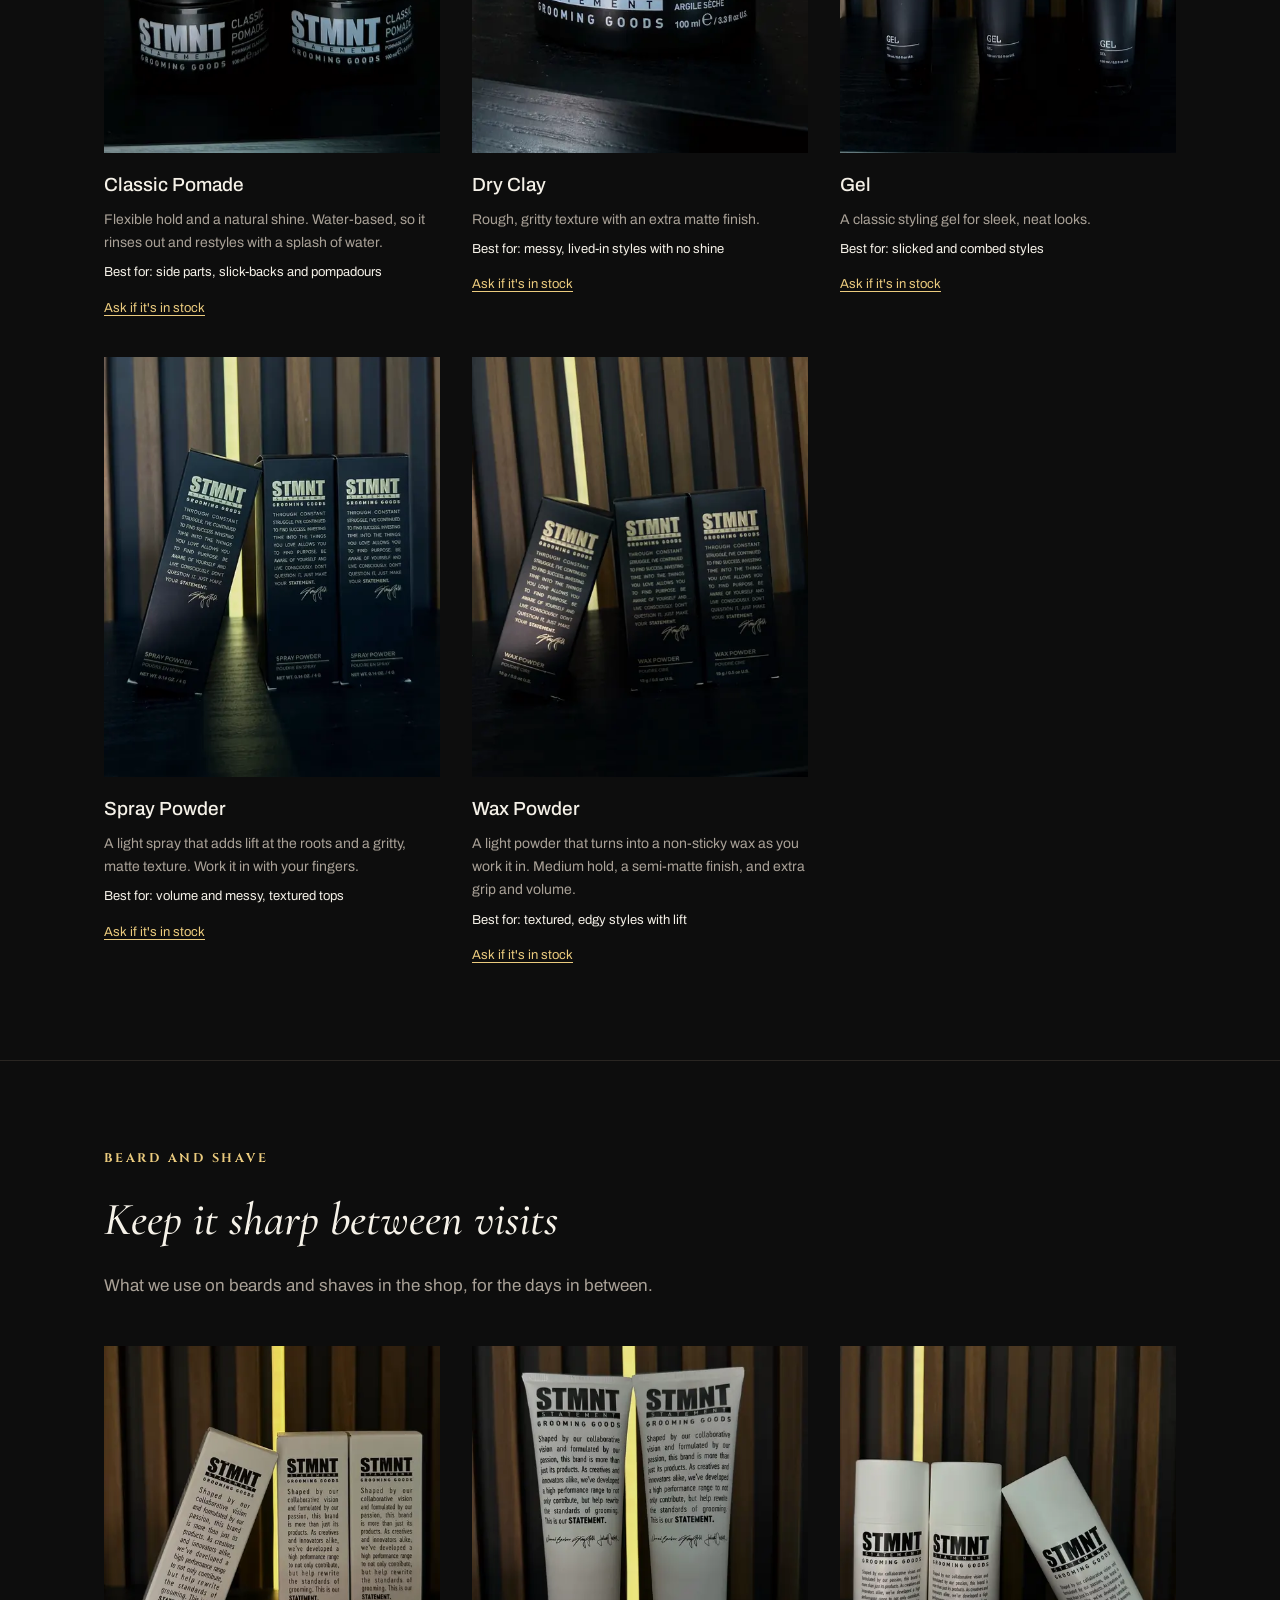
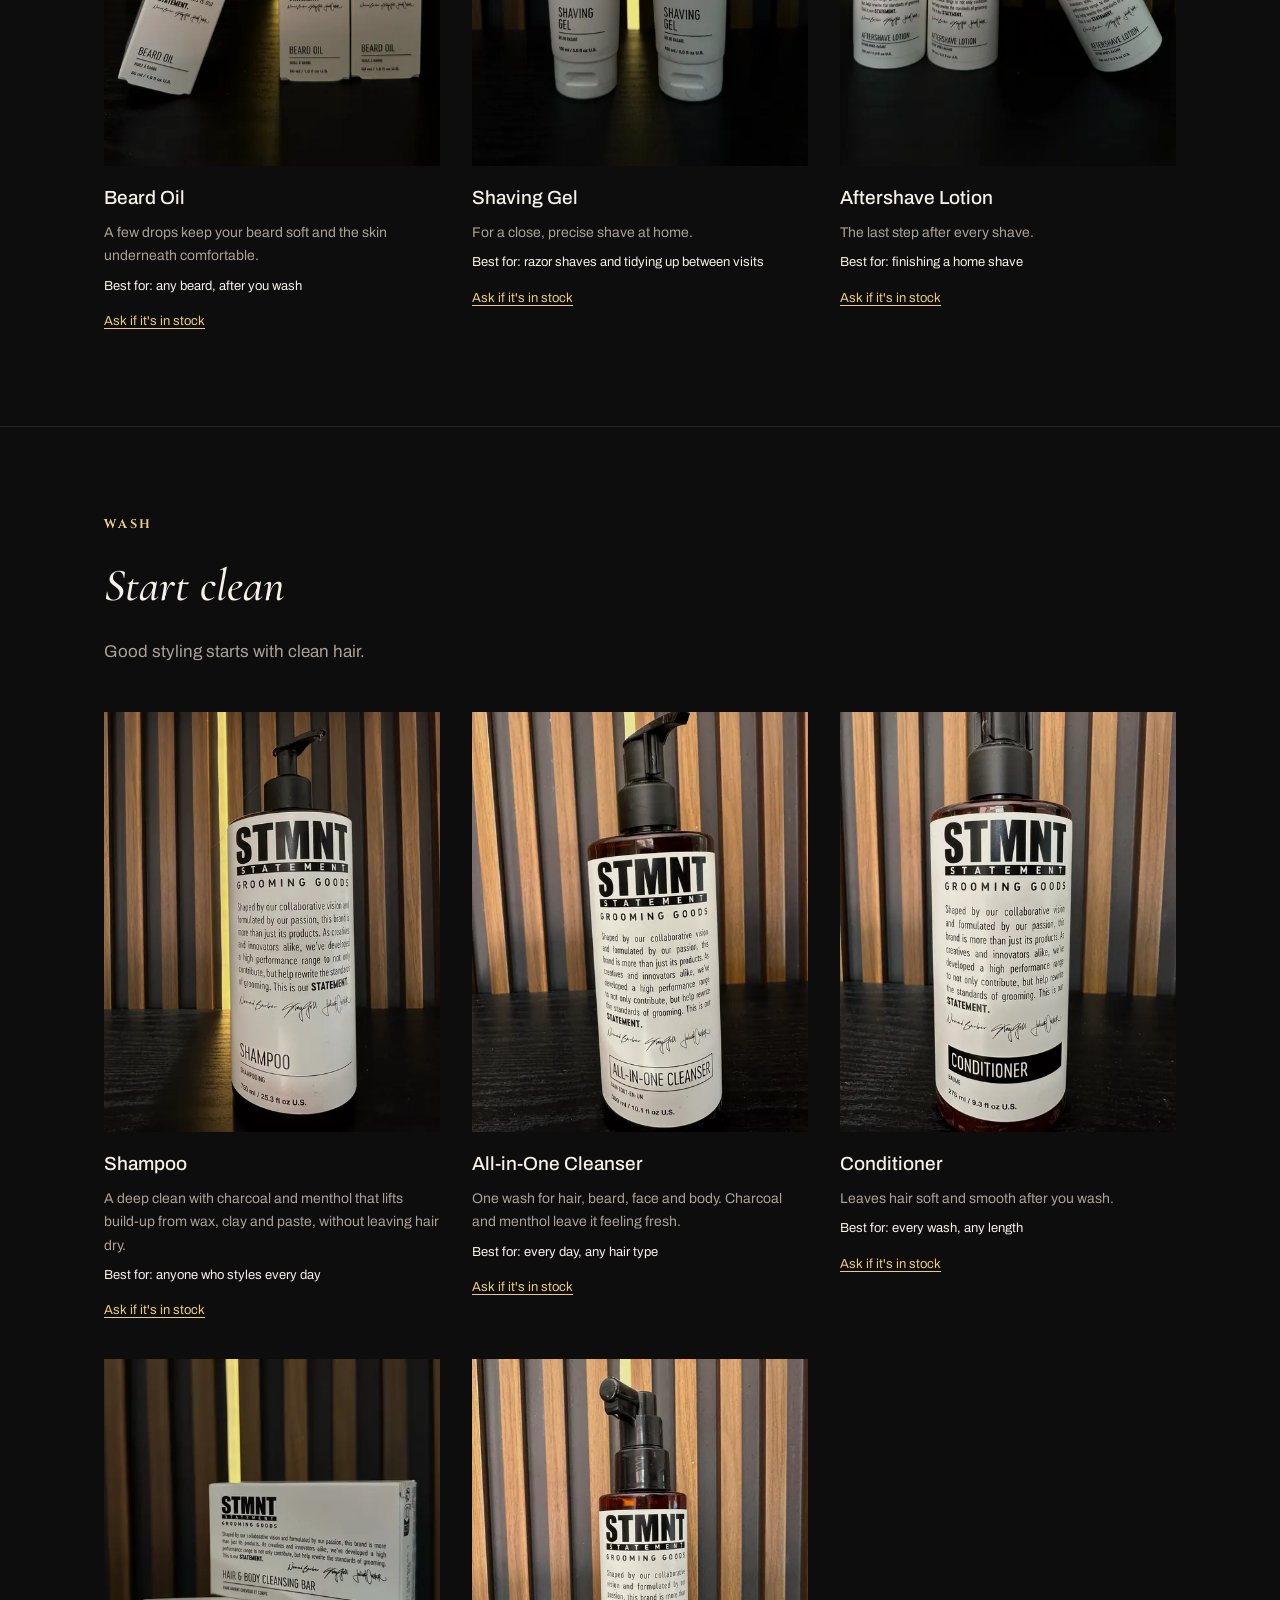
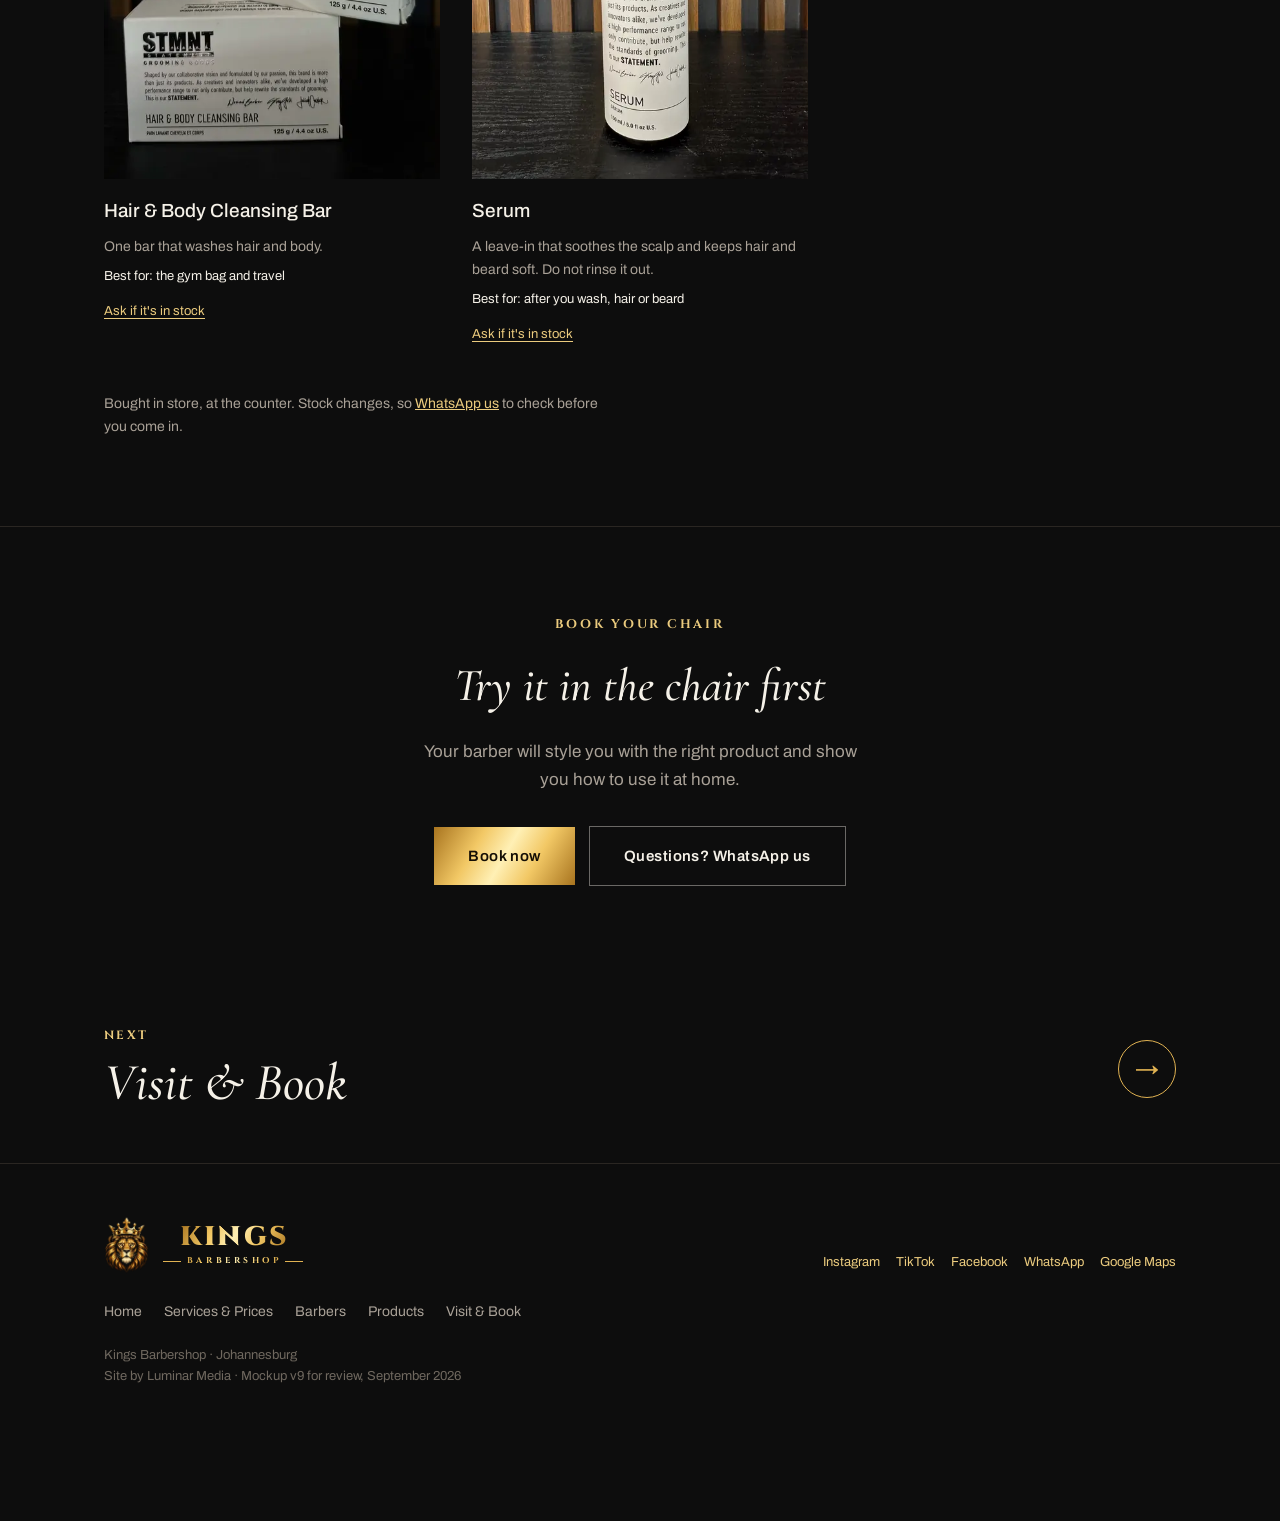
<file: products.html>
<!DOCTYPE html>
<html lang="en">
<head>
<meta charset="utf-8">
<meta name="viewport" content="width=device-width, initial-scale=1, viewport-fit=cover">
<title>Products | Kings Barbershop Johannesburg</title>
<meta name="description" content="The STMNT grooming products Kings Barbershop uses in the chair: pomades, pastes, beard oil, shaving gel and more. Ask your barber, buy in store.">
<meta name="theme-color" content="#0D0D0D">

<!-- SITE URL: every "kings-barbershop-six.vercel.app" on this page (and in robots.txt + sitemap.xml) must change if the site moves to its own domain -->
<link rel="canonical" href="https://kings-barbershop-six.vercel.app/products">

<!-- Link previews (WhatsApp, Facebook, Instagram DMs, X) -->
<meta property="og:type" content="website">
<meta property="og:site_name" content="Kings Barbershop">
<meta property="og:locale" content="en_ZA">
<meta property="og:url" content="https://kings-barbershop-six.vercel.app/products">
<meta property="og:title" content="Products · Kings Barbershop">
<meta property="og:description" content="The grooming products we use in the chair, on the shelf at Kings.">
<meta property="og:image" content="https://kings-barbershop-six.vercel.app/og-image.jpg">
<meta property="og:image:type" content="image/jpeg">
<meta property="og:image:width" content="1200">
<meta property="og:image:height" content="630">
<meta property="og:image:alt" content="Kings Barbershop gold crowned lion logo with the line Walk in a subject. Walk out a king.">
<meta name="twitter:card" content="summary_large_image">
<meta name="twitter:title" content="Products · Kings Barbershop">
<meta name="twitter:description" content="The grooming products we use in the chair, on the shelf at Kings.">
<meta name="twitter:image" content="https://kings-barbershop-six.vercel.app/og-image.jpg">

<!-- Icons -->
<link rel="icon" href="favicon.svg" type="image/svg+xml">
<link rel="icon" href="favicon.ico" sizes="48x48">
<link rel="apple-touch-icon" href="apple-touch-icon.png">

<script>document.documentElement.classList.add('js')</script>
<link rel="preconnect" href="https://fonts.googleapis.com">
<link rel="preconnect" href="https://fonts.gstatic.com" crossorigin>
<link href="https://fonts.googleapis.com/css2?family=Cormorant+Garamond:ital,wght@0,500;1,500&amp;family=Archivo:wght@400;500;600&amp;family=Cinzel:wght@600;700;900&amp;display=swap" rel="stylesheet">
<link rel="stylesheet" href="styles.css">
<script src="site.js" defer></script>
</head>
<body>

<nav>
  <div class="nav-in">
    <a class="brand" href="./" aria-label="Kings Barbershop home"><img src="lion-96.webp" width="36" height="46" alt=""><span class="brand-word"><span class="brand-name">KINGS</span><span class="brand-sub"><span>Barbershop</span></span></span></a>
    <div class="nav-links"><a href="services">Services &amp; Prices</a><a href="barbers">Barbers</a><a href="products" aria-current="page">Products</a><a href="visit">Visit &amp; Book</a></div>
    <a class="btn" href="visit#builder">Book now</a>
    <button class="menu-btn" type="button" aria-expanded="false" aria-controls="menu">Menu</button>
  </div>
</nav>

<div class="menu" id="menu" hidden>
  <div class="menu-top">
    <a class="brand" href="./" aria-label="Kings Barbershop home"><img src="lion-96.webp" width="36" height="46" alt=""><span class="brand-word"><span class="brand-name">KINGS</span><span class="brand-sub"><span>Barbershop</span></span></span></a>
    <button class="menu-btn menu-close" type="button">Close</button>
  </div>
  <div class="menu-links">
    <a href="./">Home</a>
    <a href="services">Services &amp; Prices</a>
    <a href="barbers">Barbers</a>
    <a href="products" aria-current="page">Products</a>
    <a href="visit">Visit &amp; Book</a>
  </div>
  <div class="menu-book">
    <a class="btn" href="visit#builder">Book now</a>
    <a class="menu-wa" href="#" data-wa>Or message us on WhatsApp</a>
  </div>
</div>

<header class="page-head has-img">
  <picture>
    <source media="(max-width:820px)" srcset="img/prod-head-tall-600.webp 600w, img/prod-head-tall-800.webp 800w" sizes="100vw" width="600" height="900">
    <img class="head-img" src="img/prod-head-900.webp" srcset="img/prod-head-900.webp 900w, img/prod-head-1440.webp 1440w" sizes="100vw" width="900" height="375" alt="" decoding="async">
  </picture>
  <div class="wrap">
    <p class="kicker">Products</p>
    <h1>Take the finish home</h1>
    <p>The STMNT grooming range we use in the chair, on the shelf at Kings. Ask your barber what suits your hair, then pick it up at the counter.</p>
  </div>
</header>

<section id="styling" class="reveal">
  <div class="wrap">
    <div class="head"><p class="kicker">Styling</p><h2>Hold, texture, shine</h2><p>Eight ways to finish your hair. Not sure which? Your barber will show you on the day.</p></div>
    <div class="prod-grid">
      <div class="prod"><div class="photo"><img src="img/prod-fiber-pomade-280.webp" srcset="img/prod-fiber-pomade-280.webp 280w, img/prod-fiber-pomade-520.webp 520w" sizes="(max-width:900px) 44vw, 340px" width="280" height="350" alt="A jar of STMNT Fiber Pomade against the lit slat wall at Kings" loading="lazy" decoding="async"></div><h3>Fiber Pomade</h3><p>Gives short and medium hair a loose, messy texture.</p><p class="best">Best for: crops and textured tops</p><a class="ask" href="#" data-wa="Hi Kings, do you have STMNT Fiber Pomade in stock?">Ask if it's in stock</a></div>
      <div class="prod"><div class="photo"><img src="img/prod-matte-paste-280.webp" srcset="img/prod-matte-paste-280.webp 280w, img/prod-matte-paste-520.webp 520w" sizes="(max-width:900px) 44vw, 340px" width="280" height="350" alt="A jar of STMNT Matte Paste against the lit slat wall at Kings" loading="lazy" decoding="async"></div><h3>Matte Paste</h3><p>Strong control with no shine at all. Washes out easily.</p><p class="best">Best for: fades and natural, dry-looking styles</p><a class="ask" href="#" data-wa="Hi Kings, do you have STMNT Matte Paste in stock?">Ask if it's in stock</a></div>
      <div class="prod"><div class="photo"><img src="img/prod-shine-paste-280.webp" srcset="img/prod-shine-paste-280.webp 280w, img/prod-shine-paste-520.webp 520w" sizes="(max-width:900px) 44vw, 340px" width="280" height="350" alt="A jar of STMNT Shine Paste against the lit slat wall at Kings" loading="lazy" decoding="async"></div><h3>Shine Paste</h3><p>Strong control with a soft, natural shine. Mix it with Matte Paste to set your own level.</p><p class="best">Best for: neat, defined styles</p><a class="ask" href="#" data-wa="Hi Kings, do you have STMNT Shine Paste in stock?">Ask if it's in stock</a></div>
      <div class="prod"><div class="photo"><img src="img/prod-classic-pomade-280.webp" srcset="img/prod-classic-pomade-280.webp 280w, img/prod-classic-pomade-520.webp 520w" sizes="(max-width:900px) 44vw, 340px" width="280" height="350" alt="Three jars of STMNT Classic Pomade against the lit slat wall at Kings" loading="lazy" decoding="async"></div><h3>Classic Pomade</h3><p>Flexible hold and a natural shine. Water-based, so it rinses out and restyles with a splash of water.</p><p class="best">Best for: side parts, slick-backs and pompadours</p><a class="ask" href="#" data-wa="Hi Kings, do you have STMNT Classic Pomade in stock?">Ask if it's in stock</a></div>
      <div class="prod"><div class="photo"><img src="img/prod-dry-clay-280.webp" srcset="img/prod-dry-clay-280.webp 280w, img/prod-dry-clay-520.webp 520w" sizes="(max-width:900px) 44vw, 340px" width="280" height="350" alt="A jar of STMNT Dry Clay against the lit slat wall at Kings" loading="lazy" decoding="async"></div><h3>Dry Clay</h3><p>Rough, gritty texture with an extra matte finish.</p><p class="best">Best for: messy, lived-in styles with no shine</p><a class="ask" href="#" data-wa="Hi Kings, do you have STMNT Dry Clay in stock?">Ask if it's in stock</a></div>
      <div class="prod"><div class="photo"><img src="img/prod-gel-280.webp" srcset="img/prod-gel-280.webp 280w, img/prod-gel-520.webp 520w" sizes="(max-width:900px) 44vw, 340px" width="280" height="350" alt="Three tubes of STMNT Gel against the lit slat wall at Kings" loading="lazy" decoding="async"></div><h3>Gel</h3><p>A classic styling gel for sleek, neat looks.</p><p class="best">Best for: slicked and combed styles</p><a class="ask" href="#" data-wa="Hi Kings, do you have STMNT Gel in stock?">Ask if it's in stock</a></div>
      <div class="prod"><div class="photo"><img src="img/prod-spray-powder-280.webp" srcset="img/prod-spray-powder-280.webp 280w, img/prod-spray-powder-520.webp 520w" sizes="(max-width:900px) 44vw, 340px" width="280" height="350" alt="Three boxes of STMNT Spray Powder against the lit slat wall at Kings" loading="lazy" decoding="async"></div><h3>Spray Powder</h3><p>A light spray that adds lift at the roots and a gritty, matte texture. Work it in with your fingers.</p><p class="best">Best for: volume and messy, textured tops</p><a class="ask" href="#" data-wa="Hi Kings, do you have STMNT Spray Powder in stock?">Ask if it's in stock</a></div>
      <div class="prod"><div class="photo"><img src="img/prod-wax-powder-280.webp" srcset="img/prod-wax-powder-280.webp 280w, img/prod-wax-powder-520.webp 520w" sizes="(max-width:900px) 44vw, 340px" width="280" height="350" alt="Three boxes of STMNT Wax Powder against the lit slat wall at Kings" loading="lazy" decoding="async"></div><h3>Wax Powder</h3><p>A light powder that turns into a non-sticky wax as you work it in. Medium hold, a semi-matte finish, and extra grip and volume.</p><p class="best">Best for: textured, edgy styles with lift</p><a class="ask" href="#" data-wa="Hi Kings, do you have STMNT Wax Powder in stock?">Ask if it's in stock</a></div>
    </div>
  </div>
</section>

<section id="shave" class="reveal">
  <div class="wrap">
    <div class="head"><p class="kicker">Beard and shave</p><h2>Keep it sharp between visits</h2><p>What we use on beards and shaves in the shop, for the days in between.</p></div>
    <div class="prod-grid">
      <div class="prod"><div class="photo"><img src="img/prod-beard-oil-280.webp" srcset="img/prod-beard-oil-280.webp 280w, img/prod-beard-oil-520.webp 520w" sizes="(max-width:900px) 44vw, 340px" width="280" height="350" alt="Three boxes of STMNT Beard Oil against the lit slat wall at Kings" loading="lazy" decoding="async"></div><h3>Beard Oil</h3><p>A few drops keep your beard soft and the skin underneath comfortable.</p><p class="best">Best for: any beard, after you wash</p><a class="ask" href="#" data-wa="Hi Kings, do you have STMNT Beard Oil in stock?">Ask if it's in stock</a></div>
      <div class="prod"><div class="photo"><img src="img/prod-shaving-gel-280.webp" srcset="img/prod-shaving-gel-280.webp 280w, img/prod-shaving-gel-520.webp 520w" sizes="(max-width:900px) 44vw, 340px" width="280" height="350" alt="Two tubes of STMNT Shaving Gel against the lit slat wall at Kings" loading="lazy" decoding="async"></div><h3>Shaving Gel</h3><p>For a close, precise shave at home.</p><p class="best">Best for: razor shaves and tidying up between visits</p><a class="ask" href="#" data-wa="Hi Kings, do you have STMNT Shaving Gel in stock?">Ask if it's in stock</a></div>
      <div class="prod"><div class="photo"><img src="img/prod-aftershave-280.webp" srcset="img/prod-aftershave-280.webp 280w, img/prod-aftershave-520.webp 520w" sizes="(max-width:900px) 44vw, 340px" width="280" height="350" alt="Three bottles of STMNT Aftershave Lotion against the lit slat wall at Kings" loading="lazy" decoding="async"></div><h3>Aftershave Lotion</h3><p>The last step after every shave.</p><p class="best">Best for: finishing a home shave</p><a class="ask" href="#" data-wa="Hi Kings, do you have STMNT Aftershave Lotion in stock?">Ask if it's in stock</a></div>
    </div>
  </div>
</section>

<section id="wash" class="reveal">
  <div class="wrap">
    <div class="head"><p class="kicker">Wash</p><h2>Start clean</h2><p>Good styling starts with clean hair.</p></div>
    <div class="prod-grid">
      <div class="prod"><div class="photo"><img src="img/prod-shampoo-280.webp" srcset="img/prod-shampoo-280.webp 280w, img/prod-shampoo-520.webp 520w" sizes="(max-width:900px) 44vw, 340px" width="280" height="350" alt="A pump bottle of STMNT Shampoo against the lit slat wall at Kings" loading="lazy" decoding="async"></div><h3>Shampoo</h3><p>A deep clean with charcoal and menthol that lifts build-up from wax, clay and paste, without leaving hair dry.</p><p class="best">Best for: anyone who styles every day</p><a class="ask" href="#" data-wa="Hi Kings, do you have STMNT Shampoo in stock?">Ask if it's in stock</a></div>
      <div class="prod"><div class="photo"><img src="img/prod-all-in-one-cleanser-280.webp" srcset="img/prod-all-in-one-cleanser-280.webp 280w, img/prod-all-in-one-cleanser-520.webp 520w" sizes="(max-width:900px) 44vw, 340px" width="280" height="350" alt="A bottle of STMNT All-in-One Cleanser against the lit slat wall at Kings" loading="lazy" decoding="async"></div><h3>All-in-One Cleanser</h3><p>One wash for hair, beard, face and body. Charcoal and menthol leave it feeling fresh.</p><p class="best">Best for: every day, any hair type</p><a class="ask" href="#" data-wa="Hi Kings, do you have STMNT All-in-One Cleanser in stock?">Ask if it's in stock</a></div>
      <div class="prod"><div class="photo"><img src="img/prod-conditioner-280.webp" srcset="img/prod-conditioner-280.webp 280w, img/prod-conditioner-520.webp 520w" sizes="(max-width:900px) 44vw, 340px" width="280" height="350" alt="A bottle of STMNT Conditioner against the lit slat wall at Kings" loading="lazy" decoding="async"></div><h3>Conditioner</h3><p>Leaves hair soft and smooth after you wash.</p><p class="best">Best for: every wash, any length</p><a class="ask" href="#" data-wa="Hi Kings, do you have STMNT Conditioner in stock?">Ask if it's in stock</a></div>
      <div class="prod"><div class="photo"><img src="img/prod-cleansing-bar-280.webp" srcset="img/prod-cleansing-bar-280.webp 280w, img/prod-cleansing-bar-520.webp 520w" sizes="(max-width:900px) 44vw, 340px" width="280" height="350" alt="Two boxes of STMNT Hair &amp; Body Cleansing Bar against the lit slat wall at Kings" loading="lazy" decoding="async"></div><h3>Hair &amp; Body Cleansing Bar</h3><p>One bar that washes hair and body.</p><p class="best">Best for: the gym bag and travel</p><a class="ask" href="#" data-wa="Hi Kings, do you have STMNT Hair &amp; Body Cleansing Bar in stock?">Ask if it's in stock</a></div>
      <div class="prod"><div class="photo"><img src="img/prod-serum-280.webp" srcset="img/prod-serum-280.webp 280w, img/prod-serum-520.webp 520w" sizes="(max-width:900px) 44vw, 340px" width="280" height="350" alt="A bottle of STMNT Serum against the lit slat wall at Kings" loading="lazy" decoding="async"></div><h3>Serum</h3><p>A leave-in that soothes the scalp and keeps hair and beard soft. Do not rinse it out.</p><p class="best">Best for: after you wash, hair or beard</p><a class="ask" href="#" data-wa="Hi Kings, do you have STMNT Serum in stock?">Ask if it's in stock</a></div>
    </div>
    <p class="prod-note">Bought in store, at the counter. Stock changes, so <a href="#" data-wa="Hi Kings, I'd like to check if a product is in stock: ">WhatsApp us</a> to check before you come in.</p>
  </div>
</section>

<section id="book" class="book reveal last">
  <div class="wrap">
    <p class="kicker">Book your chair</p><h2>Try it in the chair first</h2>
    <p class="lead">Your barber will style you with the right product and show you how to use it at home.</p>
    <div class="cta-row">
      <a class="btn" href="visit#builder">Book now</a>
      <a class="btn ghost" href="#" data-wa>Questions? WhatsApp us</a>
    </div>
  </div>
</section>

<div class="next-page">
  <div class="wrap">
    <a href="visit"><span class="np-text"><span class="np-k">Next</span><span class="np-t">Visit &amp; Book</span></span><span class="np-a" aria-hidden="true">&rarr;</span></a>
  </div>
</div>

<footer>
  <div class="wrap">
    <div class="foot-row">
      <a class="brand" href="./" aria-label="Kings Barbershop home"><img src="lion-96.webp" width="36" height="46" alt=""><span class="brand-word"><span class="brand-name">KINGS</span><span class="brand-sub"><span>Barbershop</span></span></span></a>
      <div class="foot-social"><a href="#">Instagram</a><a href="#">TikTok</a><a href="#">Facebook</a><a href="#" data-wa>WhatsApp</a><a href="#">Google Maps</a></div>
    </div>
    <div class="foot-pages"><a href="./">Home</a><a href="services">Services &amp; Prices</a><a href="barbers">Barbers</a><a href="products">Products</a><a href="visit">Visit &amp; Book</a></div>
    <p class="fine">Kings Barbershop · Johannesburg<br>Site by Luminar Media · Mockup v9 for review, September 2026</p>
  </div>
</footer>

<div class="dock">
  <div class="info"><b>Next opening</b><span data-slot>…</span></div>
  <div class="dock-actions">
    <a class="dock-wa" href="#" data-wa>WhatsApp</a>
    <a class="btn" href="visit#builder">Book now</a>
  </div>
</div>

</body>
</html>
</file>
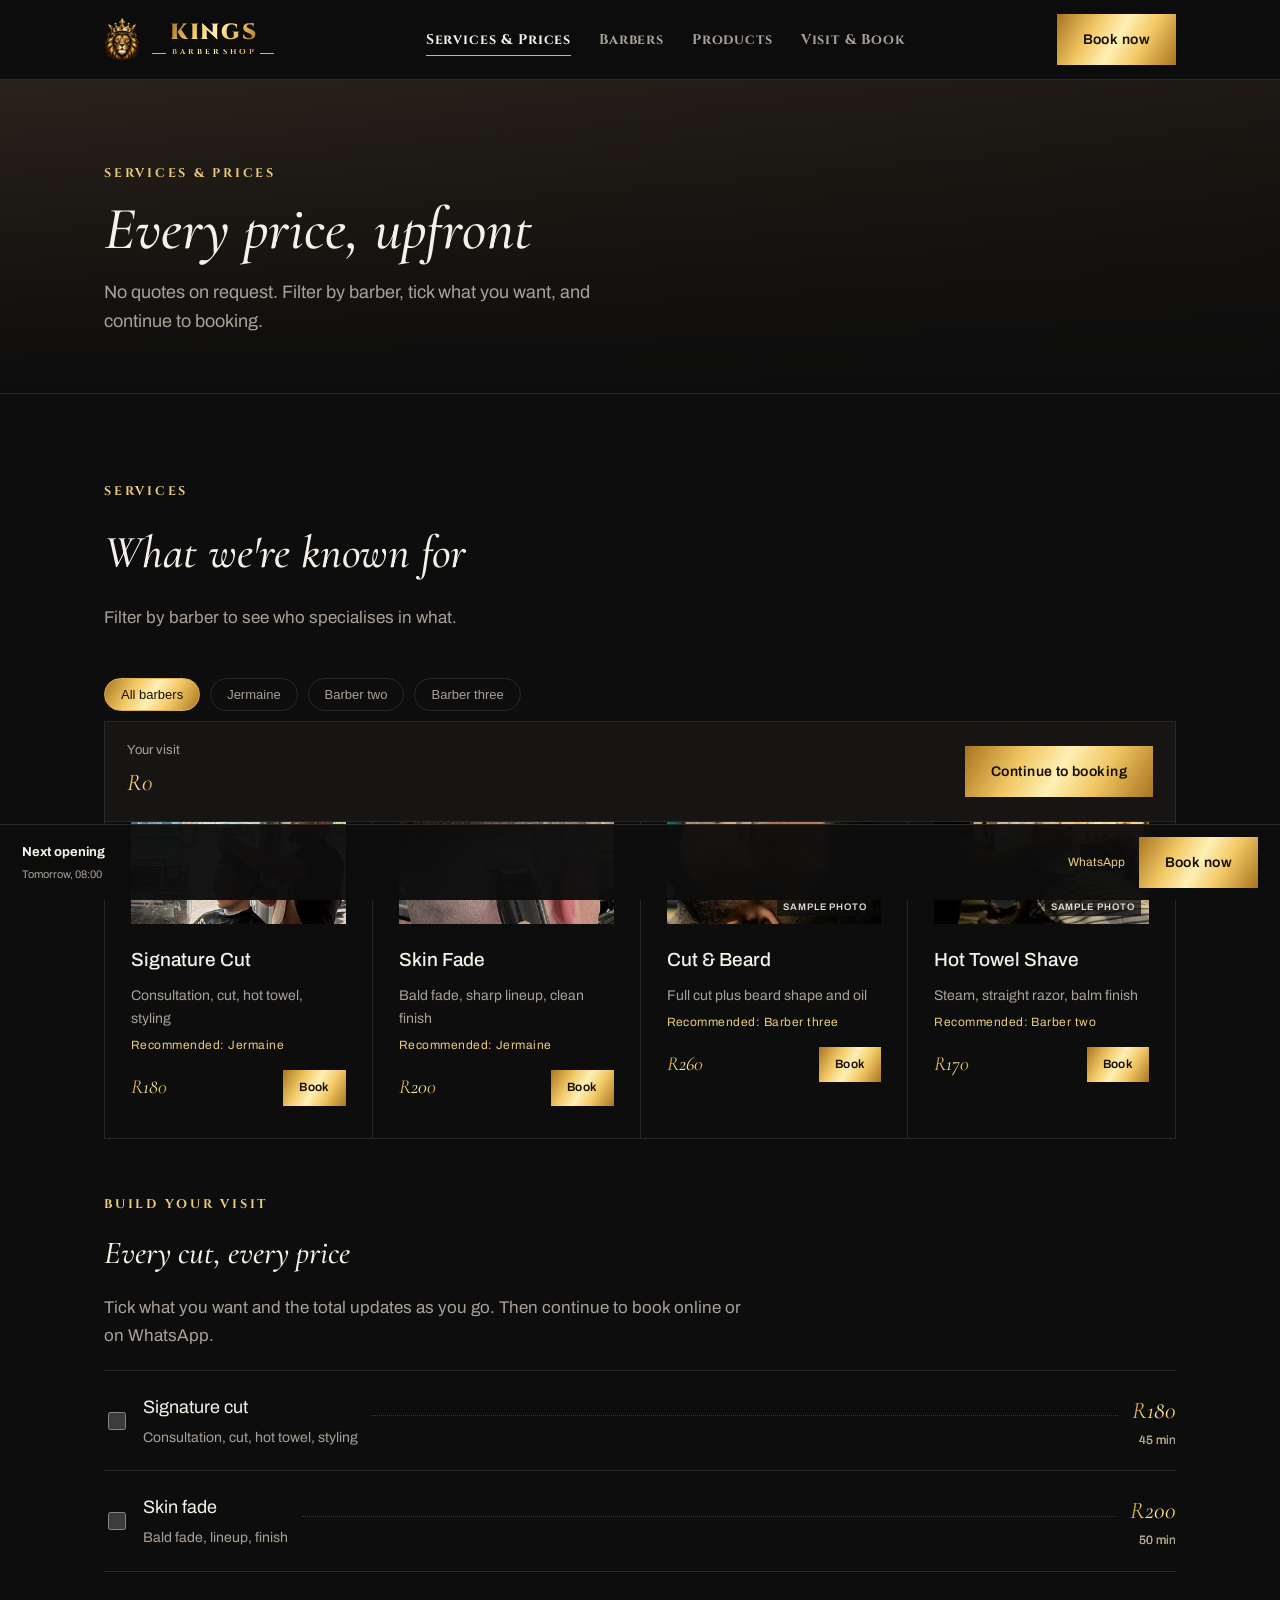
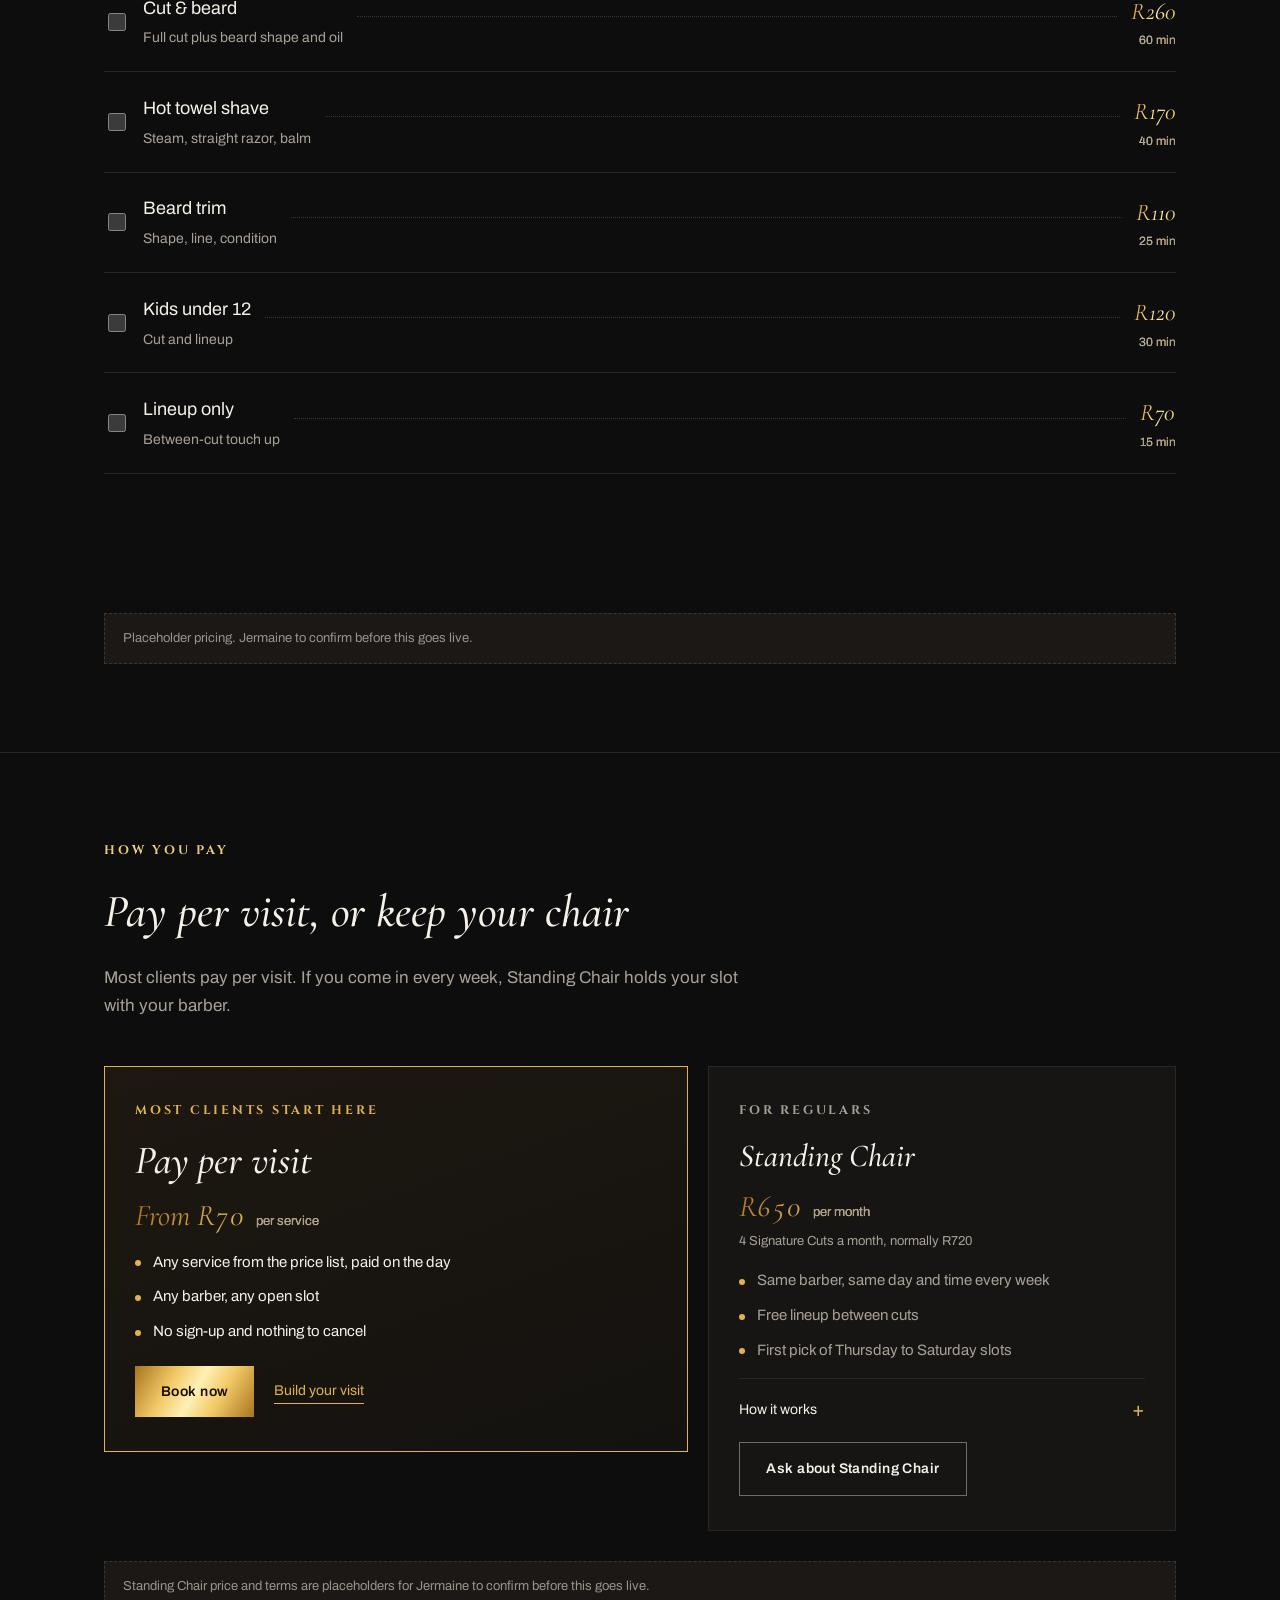
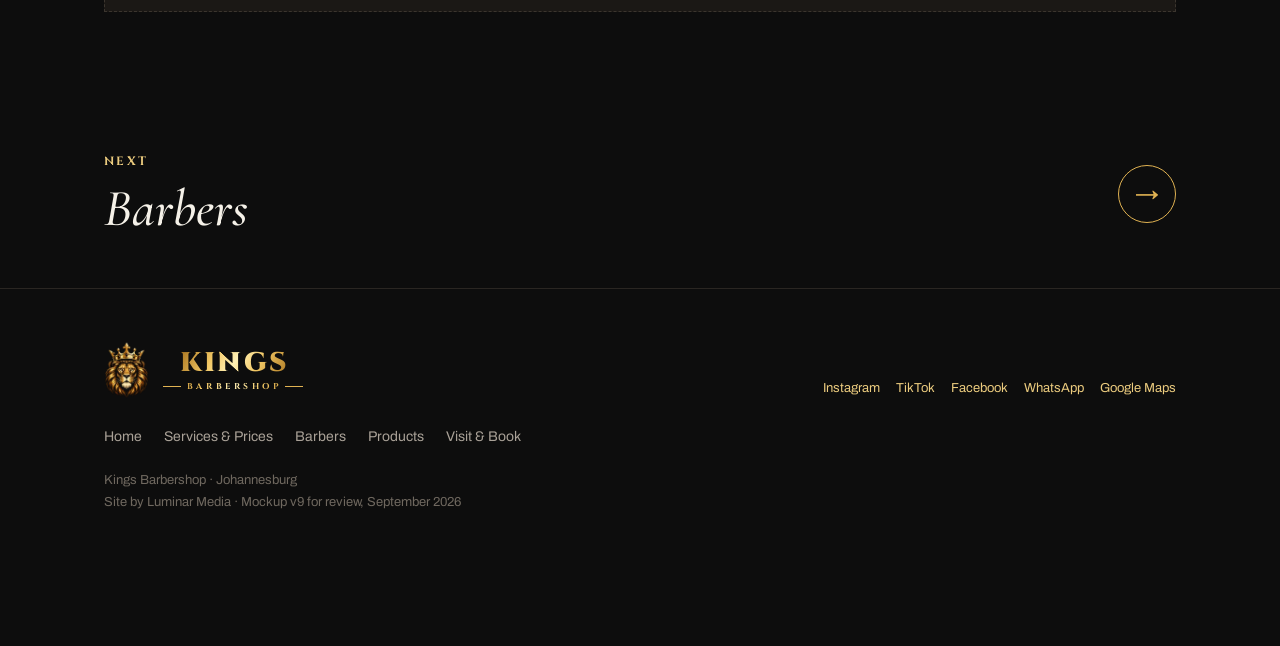
<file: services.html>
<!DOCTYPE html>
<html lang="en">
<head>
<meta charset="utf-8">
<meta name="viewport" content="width=device-width, initial-scale=1, viewport-fit=cover">
<title>Services &amp; Prices | Kings Barbershop Johannesburg</title>
<meta name="description" content="Every Kings Barbershop price, listed upfront: signature cuts, skin fades, beard trims, hot towel shaves and kids' cuts. Build your visit and book online or on WhatsApp.">
<meta name="theme-color" content="#0D0D0D">

<!-- SITE URL: every "kings-barbershop-six.vercel.app" on this page (and in robots.txt + sitemap.xml) must change if the site moves to its own domain -->
<link rel="canonical" href="https://kings-barbershop-six.vercel.app/services">

<!-- Link previews (WhatsApp, Facebook, Instagram DMs, X) -->
<meta property="og:type" content="website">
<meta property="og:site_name" content="Kings Barbershop">
<meta property="og:locale" content="en_ZA">
<meta property="og:url" content="https://kings-barbershop-six.vercel.app/services">
<meta property="og:title" content="Services &amp; Prices · Kings Barbershop">
<meta property="og:description" content="Every price listed upfront. Tick what you want and book online or on WhatsApp.">
<meta property="og:image" content="https://kings-barbershop-six.vercel.app/og-image.jpg">
<meta property="og:image:type" content="image/jpeg">
<meta property="og:image:width" content="1200">
<meta property="og:image:height" content="630">
<meta property="og:image:alt" content="Kings Barbershop gold crowned lion logo with the line Walk in a subject. Walk out a king.">
<meta name="twitter:card" content="summary_large_image">
<meta name="twitter:title" content="Services &amp; Prices · Kings Barbershop">
<meta name="twitter:description" content="Every price listed upfront. Tick what you want and book online or on WhatsApp.">
<meta name="twitter:image" content="https://kings-barbershop-six.vercel.app/og-image.jpg">

<!-- Icons -->
<link rel="icon" href="favicon.svg" type="image/svg+xml">
<link rel="icon" href="favicon.ico" sizes="48x48">
<link rel="apple-touch-icon" href="apple-touch-icon.png">

<script>document.documentElement.classList.add('js')</script>
<link rel="preconnect" href="https://fonts.googleapis.com">
<link rel="preconnect" href="https://fonts.gstatic.com" crossorigin>
<link href="https://fonts.googleapis.com/css2?family=Cormorant+Garamond:ital,wght@0,500;1,500&amp;family=Archivo:wght@400;500;600&amp;family=Cinzel:wght@600;700;900&amp;display=swap" rel="stylesheet">
<link rel="stylesheet" href="styles.css">
<script src="site.js" defer></script>
</head>
<body>

<nav>
  <div class="nav-in">
    <a class="brand" href="./" aria-label="Kings Barbershop home"><img src="lion-96.webp" width="36" height="46" alt=""><span class="brand-word"><span class="brand-name">KINGS</span><span class="brand-sub"><span>Barbershop</span></span></span></a>
    <div class="nav-links"><a href="services" aria-current="page">Services &amp; Prices</a><a href="barbers">Barbers</a><a href="products">Products</a><a href="visit">Visit &amp; Book</a></div>
    <a class="btn" href="visit#builder">Book now</a>
    <button class="menu-btn" type="button" aria-expanded="false" aria-controls="menu">Menu</button>
  </div>
</nav>

<div class="menu" id="menu" hidden>
  <div class="menu-top">
    <a class="brand" href="./" aria-label="Kings Barbershop home"><img src="lion-96.webp" width="36" height="46" alt=""><span class="brand-word"><span class="brand-name">KINGS</span><span class="brand-sub"><span>Barbershop</span></span></span></a>
    <button class="menu-btn menu-close" type="button">Close</button>
  </div>
  <div class="menu-links">
    <a href="./">Home</a>
    <a href="services" aria-current="page">Services &amp; Prices</a>
    <a href="barbers">Barbers</a>
    <a href="products">Products</a>
    <a href="visit">Visit &amp; Book</a>
  </div>
  <div class="menu-book">
    <a class="btn" href="visit#builder">Book now</a>
    <a class="menu-wa" href="#" data-wa>Or message us on WhatsApp</a>
  </div>
</div>

<header class="page-head">
  <div class="wrap">
    <p class="kicker">Services &amp; prices</p>
    <h1>Every price, upfront</h1>
    <p>No quotes on request. Filter by barber, tick what you want, and continue to booking.</p>
  </div>
</header>

<section id="services" class="reveal">
  <div class="wrap">
    <div class="head"><p class="kicker">Services</p><h2>What we're known for</h2><p>Filter by barber to see who specialises in what.</p></div>

    <div class="chips" id="barber-filter">
      <button class="chip active" data-b="all" aria-pressed="true">All barbers</button>
      <button class="chip" aria-pressed="false" data-b="jermaine">Jermaine</button>
      <button class="chip" aria-pressed="false" data-b="two">Barber two</button>
      <button class="chip" aria-pressed="false" data-b="three">Barber three</button>
    </div>

    <div class="svc-grid" id="svc-grid">
      <div class="svc" data-b="jermaine"><div class="photo"><img src="img/svc-signature-cut-480.webp" srcset="img/svc-signature-cut-480.webp 480w, img/svc-signature-cut-960.webp 960w" sizes="(max-width:600px) 92vw, 300px" width="480" height="240" alt="Jermaine styling a client's hair by the front window, thumb up" loading="lazy" decoding="async"></div><h3>Signature Cut</h3><p>Consultation, cut, hot towel, styling</p><p class="rec">Recommended: Jermaine</p><div class="row"><span class="amt" data-svc="signature-cut">R180</span><a class="btn sm" href="visit?s=signature-cut#builder">Book</a></div></div>
      <div class="svc" data-b="jermaine"><div class="photo"><img src="img/svc-skin-fade-480.webp" srcset="img/svc-skin-fade-480.webp 480w, img/svc-skin-fade-960.webp 960w" sizes="(max-width:600px) 92vw, 300px" width="480" height="240" alt="Trimmer lining up a skin fade behind the ear" loading="lazy" decoding="async"></div><h3>Skin Fade</h3><p>Bald fade, sharp lineup, clean finish</p><p class="rec">Recommended: Jermaine</p><div class="row"><span class="amt" data-svc="skin-fade">R200</span><a class="btn sm" href="visit?s=skin-fade#builder">Book</a></div></div>
      <div class="svc" data-b="three"><div class="photo"><img src="img/svc-cut-beard-480.webp" srcset="img/svc-cut-beard-480.webp 480w, img/svc-cut-beard-960.webp 960w" sizes="(max-width:600px) 92vw, 300px" width="480" height="240" alt="Beard being shaped with a trimmer and brush" loading="lazy" decoding="async"><span class="sample">Sample photo</span></div><h3>Cut &amp; Beard</h3><p>Full cut plus beard shape and oil</p><p class="rec">Recommended: Barber three</p><div class="row"><span class="amt" data-svc="cut-beard">R260</span><a class="btn sm" href="visit?s=cut-beard#builder">Book</a></div></div>
      <div class="svc" data-b="two"><div class="photo"><img src="img/svc-hot-towel-480.webp" srcset="img/svc-hot-towel-480.webp 480w, img/svc-hot-towel-960.webp 960w" sizes="(max-width:600px) 92vw, 300px" width="480" height="240" alt="Hot towel laid over a client before a shave" loading="lazy" decoding="async"><span class="sample">Sample photo</span></div><h3>Hot Towel Shave</h3><p>Steam, straight razor, balm finish</p><p class="rec">Recommended: Barber two</p><div class="row"><span class="amt" data-svc="hot-towel-shave">R170</span><a class="btn sm" href="visit?s=hot-towel-shave#builder">Book</a></div></div>
    </div>

    <div class="head" style="margin-top:56px;margin-bottom:20px">
      <p class="kicker">Build your visit</p><h2 style="font-size:clamp(24px,3.4vw,32px)">Every cut, every price</h2><p>Tick what you want and the total updates as you go. Then continue to book online or on WhatsApp.</p>
    </div>
    <div class="price-list" id="price-list">
      <label class="price"><input type="checkbox" data-id="signature-cut" data-name="Signature cut" data-price="180"><div><span class="name">Signature cut</span><span class="desc">Consultation, cut, hot towel, styling</span></div><div class="dots"></div><div class="amt">R180<small>45 min</small></div></label>
      <label class="price"><input type="checkbox" data-id="skin-fade" data-name="Skin fade" data-price="200"><div><span class="name">Skin fade</span><span class="desc">Bald fade, lineup, finish</span></div><div class="dots"></div><div class="amt">R200<small>50 min</small></div></label>
      <label class="price"><input type="checkbox" data-id="cut-beard" data-name="Cut & beard" data-price="260"><div><span class="name">Cut &amp; beard</span><span class="desc">Full cut plus beard shape and oil</span></div><div class="dots"></div><div class="amt">R260<small>60 min</small></div></label>
      <label class="price"><input type="checkbox" data-id="hot-towel-shave" data-name="Hot towel shave" data-price="170"><div><span class="name">Hot towel shave</span><span class="desc">Steam, straight razor, balm</span></div><div class="dots"></div><div class="amt">R170<small>40 min</small></div></label>
      <label class="price"><input type="checkbox" data-id="beard-trim" data-name="Beard trim" data-price="110"><div><span class="name">Beard trim</span><span class="desc">Shape, line, condition</span></div><div class="dots"></div><div class="amt">R110<small>25 min</small></div></label>
      <label class="price"><input type="checkbox" data-id="kids-cut" data-name="Kids under 12" data-price="120"><div><span class="name">Kids under 12</span><span class="desc">Cut and lineup</span></div><div class="dots"></div><div class="amt">R120<small>30 min</small></div></label>
      <label class="price"><input type="checkbox" data-id="lineup" data-name="Lineup only" data-price="70"><div><span class="name">Lineup only</span><span class="desc">Between-cut touch up</span></div><div class="dots"></div><div class="amt">R70<small>15 min</small></div></label>
    </div>
    <div class="calc-bar">
      <div><span class="lbl">Your visit</span><span class="tot" id="calc-total">R0</span></div>
      <a class="btn" id="calc-book" href="visit#builder">Continue to booking</a>
    </div>
    <div class="note">Placeholder pricing. Jermaine to confirm before this goes live.</div>
  </div>
</section>

<section id="membership" class="reveal last">
  <div class="wrap">
    <div class="head"><p class="kicker">How you pay</p><h2>Pay per visit, or keep your chair</h2><p>Most clients pay per visit. If you come in every week, Standing Chair holds your slot with your barber.</p></div>
    <div class="plans">
      <article class="plan main">
        <p class="plan-tag">Most clients start here</p>
        <h3>Pay per visit</h3>
        <p class="plan-price">From R70 <small>per service</small></p>
        <ul class="plan-list">
          <li>Any service from the price list, paid on the day</li>
          <li>Any barber, any open slot</li>
          <li>No sign-up and nothing to cancel</li>
        </ul>
        <div class="plan-cta">
          <a class="btn" href="visit#builder">Book now</a>
          <a class="plan-link" href="#price-list">Build your visit</a>
        </div>
      </article>
      <article class="plan alt">
        <p class="plan-tag">For regulars</p>
        <h3>Standing Chair</h3>
        <p class="plan-price">R650 <small>per month</small></p>
        <p class="plan-save">4 Signature Cuts a month, normally R720</p>
        <ul class="plan-list">
          <li>Same barber, same day and time every week</li>
          <li>Free lineup between cuts</li>
          <li>First pick of Thursday to Saturday slots</li>
        </ul>
        <details class="terms">
          <summary>How it works</summary>
          <ul>
            <li>Your 4 cuts are for the calendar month and don't roll over.</li>
            <li>If your slot day falls five times in a month, the fifth cut is at the normal price.</li>
            <li>To move a slot, message us at least 4 hours before. Later than that, it counts as used.</li>
            <li>One missed slot a month is on us. A second missed slot in the same month counts as a used cut.</li>
            <li>If your barber is off, you rebook with him that week and keep the cut. You only move to another barber if you ask to.</li>
            <li>No contract. Cancel any month and it ends when your paid month does.</li>
          </ul>
        </details>
        <a class="btn ghost" href="#" data-wa="Hi Kings, I'd like to know more about Standing Chair membership.">Ask about Standing Chair</a>
      </article>
    </div>
    <div class="note">Standing Chair price and terms are placeholders for Jermaine to confirm before this goes live.</div>
  </div>
</section>

<div class="next-page">
  <div class="wrap">
    <a href="barbers"><span class="np-text"><span class="np-k">Next</span><span class="np-t">Barbers</span></span><span class="np-a" aria-hidden="true">&rarr;</span></a>
  </div>
</div>

<footer>
  <div class="wrap">
    <div class="foot-row">
      <a class="brand" href="./" aria-label="Kings Barbershop home"><img src="lion-96.webp" width="36" height="46" alt=""><span class="brand-word"><span class="brand-name">KINGS</span><span class="brand-sub"><span>Barbershop</span></span></span></a>
      <div class="foot-social"><a href="#">Instagram</a><a href="#">TikTok</a><a href="#">Facebook</a><a href="#" data-wa>WhatsApp</a><a href="#">Google Maps</a></div>
    </div>
    <div class="foot-pages"><a href="./">Home</a><a href="services">Services &amp; Prices</a><a href="barbers">Barbers</a><a href="products">Products</a><a href="visit">Visit &amp; Book</a></div>
    <p class="fine">Kings Barbershop · Johannesburg<br>Site by Luminar Media · Mockup v9 for review, September 2026</p>
  </div>
</footer>

<div class="dock">
  <div class="info"><b>Next opening</b><span data-slot>…</span></div>
  <div class="dock-actions">
    <a class="dock-wa" href="#" data-wa>WhatsApp</a>
    <a class="btn" href="visit#builder">Book now</a>
  </div>
</div>

</body>
</html>
</file>
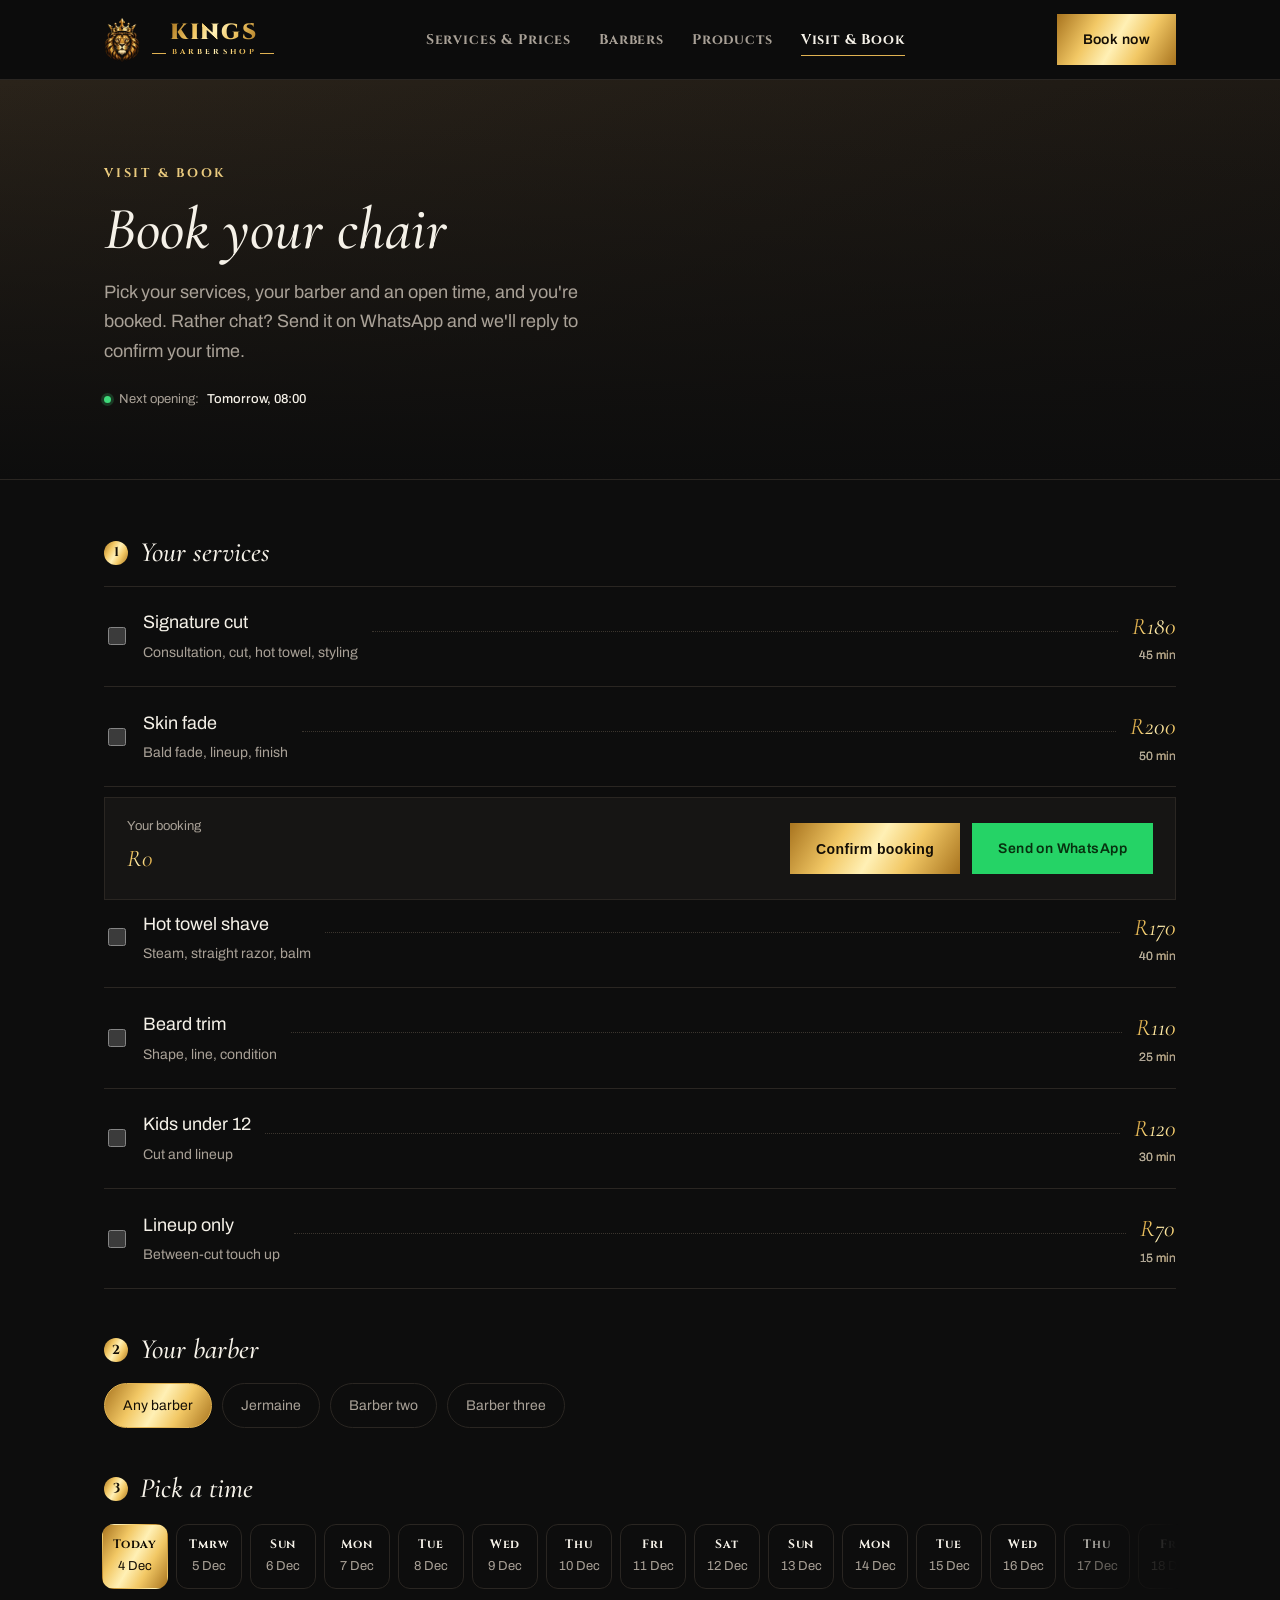
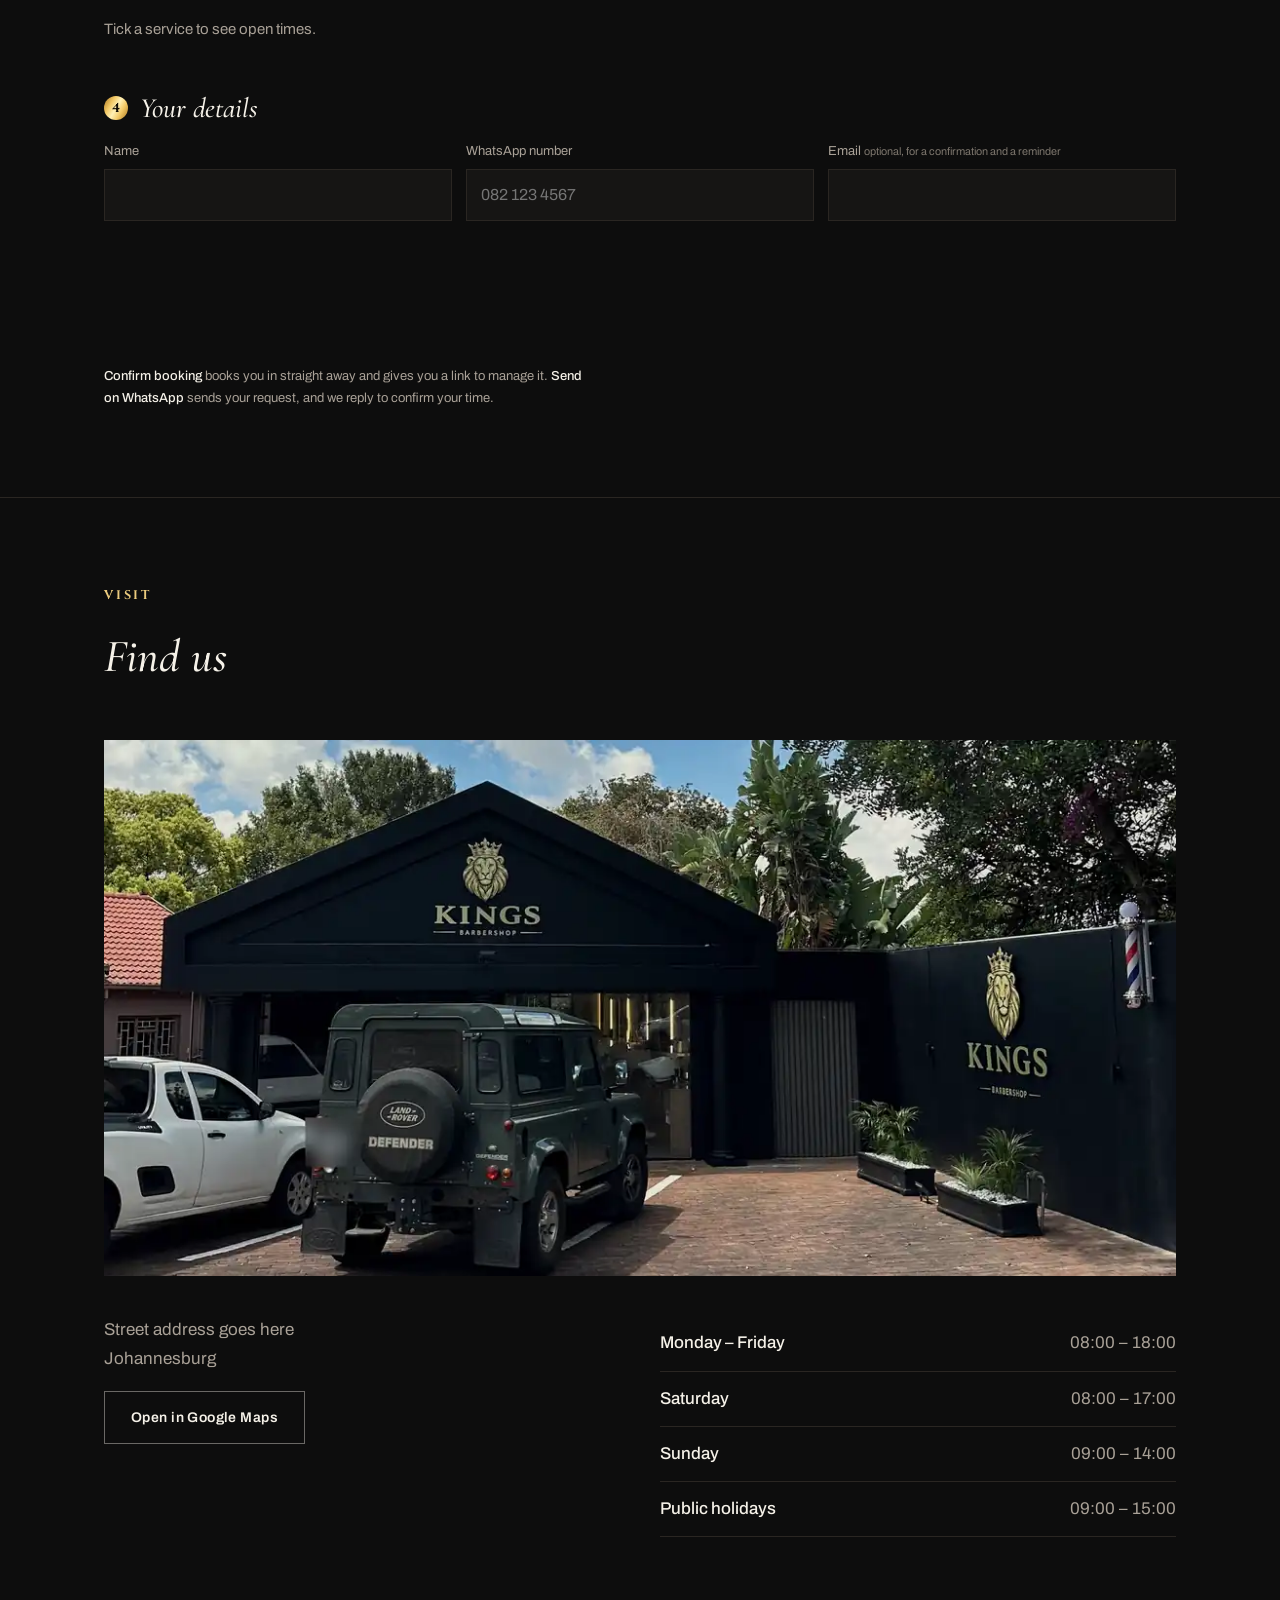
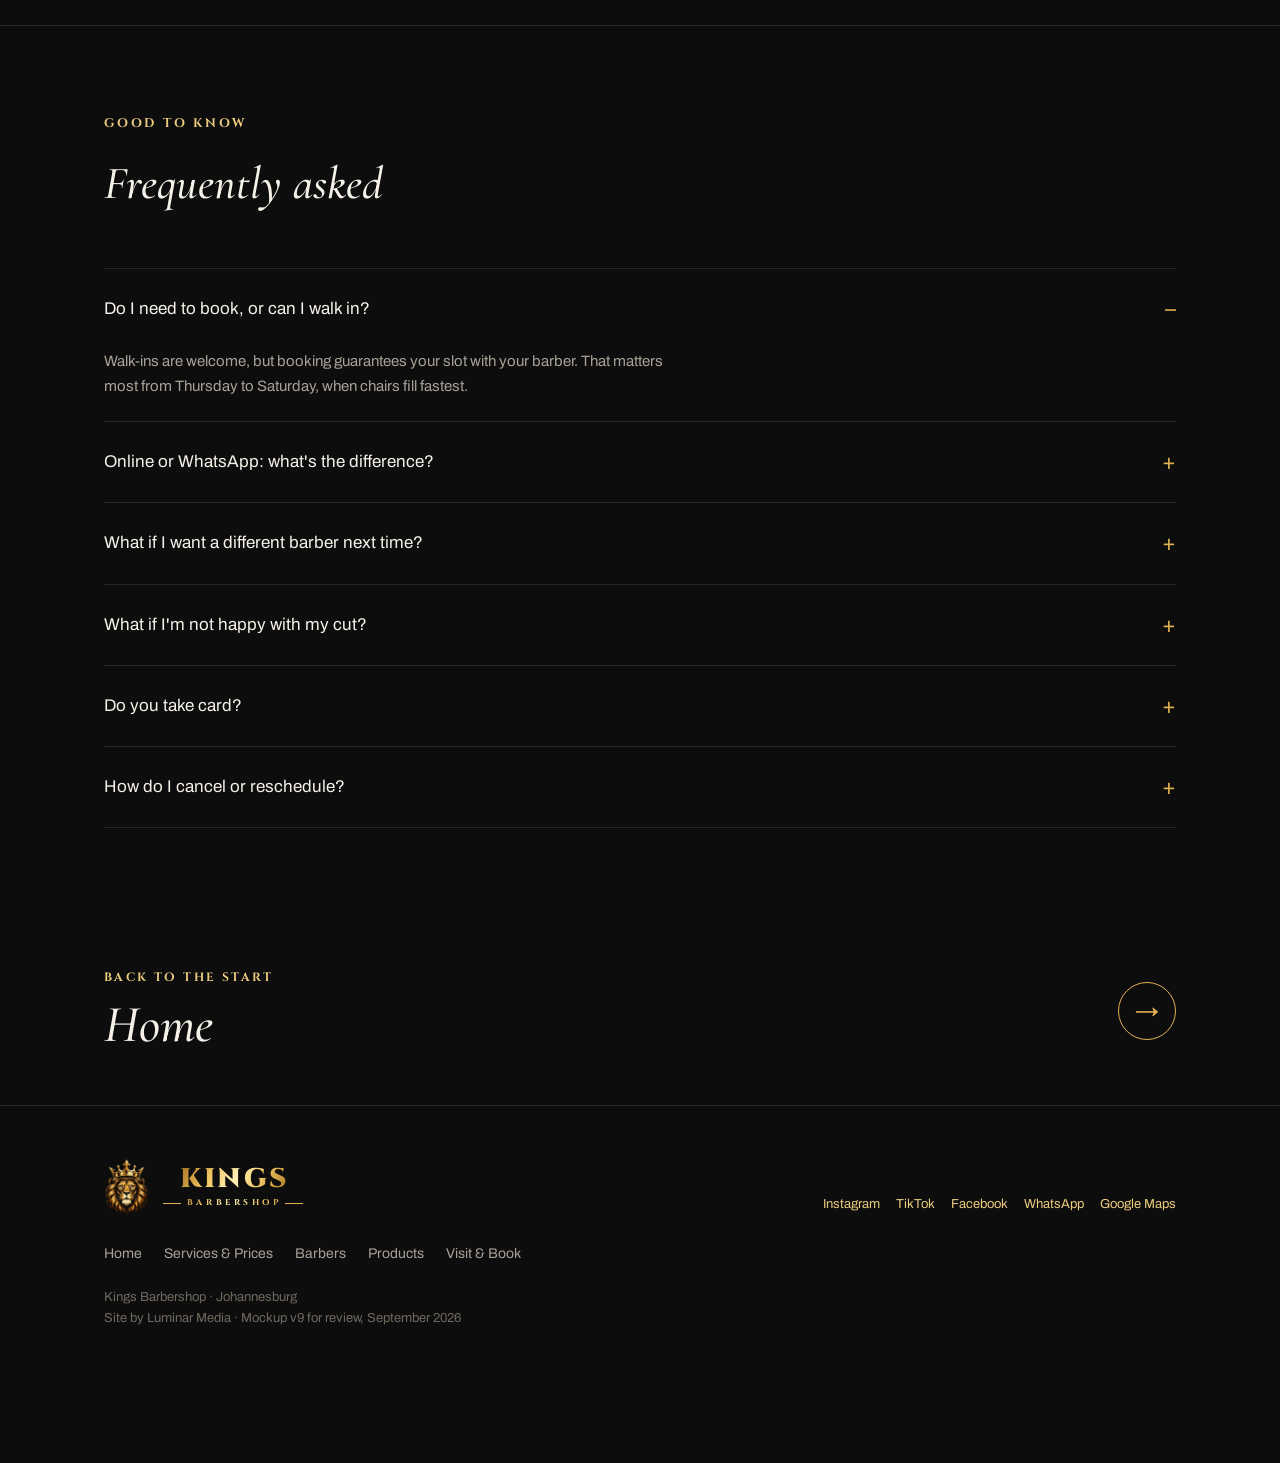
<file: visit.html>
<!DOCTYPE html>
<html lang="en">
<head>
<meta charset="utf-8">
<meta name="viewport" content="width=device-width, initial-scale=1, viewport-fit=cover">
<title>Visit &amp; Book | Kings Barbershop Johannesburg</title>
<meta name="description" content="Book Kings Barbershop online in a minute, or on WhatsApp. Pick your barber and an open time. Address, opening hours and answers to common questions.">
<meta name="theme-color" content="#0D0D0D">

<!-- SITE URL: every "kings-barbershop-six.vercel.app" on this page (and in robots.txt + sitemap.xml) must change if the site moves to its own domain -->
<link rel="canonical" href="https://kings-barbershop-six.vercel.app/visit">

<!-- Link previews (WhatsApp, Facebook, Instagram DMs, X) -->
<meta property="og:type" content="website">
<meta property="og:site_name" content="Kings Barbershop">
<meta property="og:locale" content="en_ZA">
<meta property="og:url" content="https://kings-barbershop-six.vercel.app/visit">
<meta property="og:title" content="Visit &amp; Book · Kings Barbershop">
<meta property="og:description" content="Pick your barber and an open time and you're booked, or send it on WhatsApp. Hours, address and FAQ.">
<meta property="og:image" content="https://kings-barbershop-six.vercel.app/og-image.jpg">
<meta property="og:image:type" content="image/jpeg">
<meta property="og:image:width" content="1200">
<meta property="og:image:height" content="630">
<meta property="og:image:alt" content="Kings Barbershop gold crowned lion logo with the line Walk in a subject. Walk out a king.">
<meta name="twitter:card" content="summary_large_image">
<meta name="twitter:title" content="Visit &amp; Book · Kings Barbershop">
<meta name="twitter:description" content="Pick your barber and an open time and you're booked, or send it on WhatsApp. Hours, address and FAQ.">
<meta name="twitter:image" content="https://kings-barbershop-six.vercel.app/og-image.jpg">

<!-- Icons -->
<link rel="icon" href="favicon.svg" type="image/svg+xml">
<link rel="icon" href="favicon.ico" sizes="48x48">
<link rel="apple-touch-icon" href="apple-touch-icon.png">

<script>document.documentElement.classList.add('js')</script>
<link rel="preconnect" href="https://fonts.googleapis.com">
<link rel="preconnect" href="https://fonts.gstatic.com" crossorigin>
<link href="https://fonts.googleapis.com/css2?family=Cormorant+Garamond:ital,wght@0,500;1,500&amp;family=Archivo:wght@400;500;600&amp;family=Cinzel:wght@600;700;900&amp;display=swap" rel="stylesheet">
<link rel="stylesheet" href="styles.css">
<script src="site.js" defer></script>
</head>
<body>

<nav>
  <div class="nav-in">
    <a class="brand" href="./" aria-label="Kings Barbershop home"><img src="lion-96.webp" width="36" height="46" alt=""><span class="brand-word"><span class="brand-name">KINGS</span><span class="brand-sub"><span>Barbershop</span></span></span></a>
    <div class="nav-links"><a href="services">Services &amp; Prices</a><a href="barbers">Barbers</a><a href="products">Products</a><a href="visit" aria-current="page">Visit &amp; Book</a></div>
    <a class="btn" href="visit#builder">Book now</a>
    <button class="menu-btn" type="button" aria-expanded="false" aria-controls="menu">Menu</button>
  </div>
</nav>

<div class="menu" id="menu" hidden>
  <div class="menu-top">
    <a class="brand" href="./" aria-label="Kings Barbershop home"><img src="lion-96.webp" width="36" height="46" alt=""><span class="brand-word"><span class="brand-name">KINGS</span><span class="brand-sub"><span>Barbershop</span></span></span></a>
    <button class="menu-btn menu-close" type="button">Close</button>
  </div>
  <div class="menu-links">
    <a href="./">Home</a>
    <a href="services">Services &amp; Prices</a>
    <a href="barbers">Barbers</a>
    <a href="products">Products</a>
    <a href="visit" aria-current="page">Visit &amp; Book</a>
  </div>
  <div class="menu-book">
    <a class="btn" href="visit#builder">Book now</a>
    <a class="menu-wa" href="#" data-wa>Or message us on WhatsApp</a>
  </div>
</div>

<header class="page-head">
  <div class="wrap">
    <p class="kicker">Visit &amp; book</p>
    <h1>Book your chair</h1>
    <p>Pick your services, your barber and an open time, and you're booked. Rather chat? Send it on WhatsApp and we'll reply to confirm your time.</p>
    <p class="avail" style="margin-top:22px"><span class="dot"></span> Next opening: <b data-slot>…</b></p>
  </div>
</header>

<section id="builder" class="builder-sec">
  <div class="wrap">
    <div class="builder" id="b-form">
      <fieldset class="step">
        <legend><span class="step-n">1</span>Your services</legend>
        <div class="price-list" id="b-services">
          <label class="price"><input type="checkbox" id="b-signature-cut" data-id="signature-cut" data-name="Signature cut" data-price="180" data-mins="45"><div><span class="name">Signature cut</span><span class="desc">Consultation, cut, hot towel, styling</span></div><div class="dots"></div><div class="amt">R180<small>45 min</small></div></label>
          <label class="price"><input type="checkbox" id="b-skin-fade" data-id="skin-fade" data-name="Skin fade" data-price="200" data-mins="50"><div><span class="name">Skin fade</span><span class="desc">Bald fade, lineup, finish</span></div><div class="dots"></div><div class="amt">R200<small>50 min</small></div></label>
          <label class="price"><input type="checkbox" id="b-cut-beard" data-id="cut-beard" data-name="Cut & beard" data-price="260" data-mins="60"><div><span class="name">Cut &amp; beard</span><span class="desc">Full cut plus beard shape and oil</span></div><div class="dots"></div><div class="amt">R260<small>60 min</small></div></label>
          <label class="price"><input type="checkbox" id="b-hot-towel-shave" data-id="hot-towel-shave" data-name="Hot towel shave" data-price="170" data-mins="40"><div><span class="name">Hot towel shave</span><span class="desc">Steam, straight razor, balm</span></div><div class="dots"></div><div class="amt">R170<small>40 min</small></div></label>
          <label class="price"><input type="checkbox" id="b-beard-trim" data-id="beard-trim" data-name="Beard trim" data-price="110" data-mins="25"><div><span class="name">Beard trim</span><span class="desc">Shape, line, condition</span></div><div class="dots"></div><div class="amt">R110<small>25 min</small></div></label>
          <label class="price"><input type="checkbox" id="b-kids-cut" data-id="kids-cut" data-name="Kids under 12" data-price="120" data-mins="30"><div><span class="name">Kids under 12</span><span class="desc">Cut and lineup</span></div><div class="dots"></div><div class="amt">R120<small>30 min</small></div></label>
          <label class="price"><input type="checkbox" id="b-lineup" data-id="lineup" data-name="Lineup only" data-price="70" data-mins="15"><div><span class="name">Lineup only</span><span class="desc">Between-cut touch up</span></div><div class="dots"></div><div class="amt">R70<small>15 min</small></div></label>
        </div>
      </fieldset>
      <fieldset class="step">
        <legend><span class="step-n">2</span>Your barber</legend>
        <div class="opts" id="b-barbers">
          <label class="opt"><input type="radio" name="barber" value="" data-name="Any barber" checked><span>Any barber</span></label>
          <label class="opt"><input type="radio" name="barber" value="Jermaine" data-name="Jermaine"><span>Jermaine</span></label>
          <label class="opt"><input type="radio" name="barber" value="Barber two" data-name="Barber two"><span>Barber two</span></label>
          <label class="opt"><input type="radio" name="barber" value="Barber three" data-name="Barber three"><span>Barber three</span></label>
        </div>
      </fieldset>
      <fieldset class="step" id="b-when">
        <legend><span class="step-n">3</span>Pick a time</legend>
        <div class="b-online" hidden>
          <div class="days" id="b-days" aria-label="Day"></div>
          <div class="slots" id="b-slots" aria-live="polite"></div>
        </div>
        <div class="b-offline">
          <div class="when">
            <label class="sel" for="b-day"><span class="sr">Preferred day</span><select id="b-day"><option value="">As soon as possible</option></select></label>
            <div class="opts">
              <label class="opt"><input type="radio" name="part" value="" checked><span>Any time</span></label>
              <label class="opt"><input type="radio" name="part" value="morning"><span>Morning</span></label>
              <label class="opt"><input type="radio" name="part" value="afternoon"><span>Afternoon</span></label>
            </div>
          </div>
          <p class="hint">Pick a day that suits you and we'll confirm an exact time on WhatsApp.</p>
        </div>
      </fieldset>
      <fieldset class="step b-online" id="b-details" hidden>
        <legend><span class="step-n">4</span>Your details</legend>
        <div class="fields">
          <label class="field"><span>Name</span><input id="b-name" autocomplete="name" maxlength="80"></label>
          <label class="field"><span>WhatsApp number</span><input id="b-phone" type="tel" inputmode="tel" autocomplete="tel" placeholder="082 123 4567"></label>
          <label class="field"><span>Email <small>optional, for a confirmation and a reminder</small></span><input id="b-email" type="email" autocomplete="email" inputmode="email"></label>
        </div>
      </fieldset>
    </div>
    <div class="calc-bar builder-bar" id="b-bar">
      <div><span class="lbl">Your booking</span><span class="tot" id="b-total">R0</span><span class="dur" id="b-dur"></span><span class="pick" id="b-pick"></span></div>
      <div class="btns">
        <button class="btn b-online" id="b-confirm" type="button" hidden>Confirm booking</button>
        <a class="btn wa" id="b-wa" href="#">Send on WhatsApp</a>
      </div>
    </div>
    <p class="b-msg" id="b-msg" role="alert" hidden></p>
    <p class="bar-note b-online" hidden><b>Confirm booking</b> books you in straight away and gives you a link to manage it. <b>Send on WhatsApp</b> sends your request, and we reply to confirm your time.</p>
    <p class="bar-note b-offline"><b>Send on WhatsApp</b> sends your request with everything above, and we reply to confirm your time.</p>

    <div class="done" id="b-done" hidden tabindex="-1">
      <p class="kicker">You're booked</p>
      <h2 id="d-title">See you soon</h2>
      <div class="done-card">
        <div><span>When</span><b id="d-when"></b></div>
        <div><span>Barber</span><b id="d-barber"></b></div>
        <div><span>Services</span><b id="d-services"></b></div>
        <div><span>Total</span><b id="d-total"></b></div>
      </div>
      <p class="hint" id="d-hint">Pay in the shop: cash, card or SnapScan.</p>
      <div class="cta-row">
        <a class="btn" id="d-google" href="#" target="_blank" rel="noopener">Add to Google Calendar</a>
        <a class="btn ghost" id="d-ics" href="#" download="kings-booking.ics">Apple or Outlook calendar</a>
      </div>
      <p class="done-links"><a id="d-manage" href="#">Manage or cancel this booking</a> · <a href="visit#builder" id="d-again">Book another</a></p>
    </div>
    <div class="note b-offline">The WhatsApp number is a placeholder until Kings' account is set up. Online booking switches on once the booking system is connected.</div>
  </div>
</section>

<section id="visit" class="reveal">
  <div class="wrap">
    <div class="head"><p class="kicker">Visit</p><h2>Find us</h2></div>
    <div class="photo visit-front"><img src="img/visit-front-640.webp" srcset="img/visit-front-640.webp 640w, img/visit-front-1100.webp 1100w" sizes="(max-width:1120px) 92vw, 1072px" width="640" height="320" alt="The Kings Barbershop shopfront: a black gable with the gold lion sign, the car park in front" loading="lazy" decoding="async"></div>
    <div class="visit">
      <div><p style="color:var(--mute);margin:0 0 18px">Street address goes here<br>Johannesburg</p><a class="btn ghost" href="#">Open in Google Maps</a></div>
      <div class="hours"><div><b>Monday – Friday</b><span>08:00 – 18:00</span></div><div><b>Saturday</b><span>08:00 – 17:00</span></div><div><b>Sunday</b><span>09:00 – 14:00</span></div><div><b>Public holidays</b><span>09:00 – 15:00</span></div></div>
    </div>
  </div>
</section>

<section id="faq" class="reveal last">
  <div class="wrap">
    <div class="head"><p class="kicker">Good to know</p><h2>Frequently asked</h2></div>
    <div class="faq">
      <details class="faq-item" open><summary>Do I need to book, or can I walk in?</summary><p>Walk-ins are welcome, but booking guarantees your slot with your barber. That matters most from Thursday to Saturday, when chairs fill fastest.</p></details>
      <details class="faq-item"><summary>Online or WhatsApp: what's the difference?</summary><p>Booking online books you in straight away: you pick an open time and get a link to manage your booking. A WhatsApp request is booked once we reply with your time.</p></details>
      <details class="faq-item"><summary>What if I want a different barber next time?</summary><p>No problem. Just pick a different barber when you book. Most clients stick with one barber, but there's no lock-in.</p></details>
      <details class="faq-item"><summary>What if I'm not happy with my cut?</summary><p>Before you leave the chair, your barber checks the finished cut with you in the mirror. If anything isn't right, it gets fixed there and then, at no extra cost.</p></details>
      <details class="faq-item"><summary>Do you take card?</summary><p>Yes. We accept card and SnapScan, as well as cash.</p></details>
      <details class="faq-item"><summary>How do I cancel or reschedule?</summary><p>Open the Manage booking link from your booking (it's also in your email if you gave one) and cancel up to 4 hours before, then pick a new time. Closer to your time, message us on WhatsApp and we'll sort it out.</p></details>
    </div>
  </div>
</section>

<div class="next-page">
  <div class="wrap">
    <a href="./"><span class="np-text"><span class="np-k">Back to the start</span><span class="np-t">Home</span></span><span class="np-a" aria-hidden="true">&rarr;</span></a>
  </div>
</div>

<footer>
  <div class="wrap">
    <div class="foot-row">
      <a class="brand" href="./" aria-label="Kings Barbershop home"><img src="lion-96.webp" width="36" height="46" alt=""><span class="brand-word"><span class="brand-name">KINGS</span><span class="brand-sub"><span>Barbershop</span></span></span></a>
      <div class="foot-social"><a href="#">Instagram</a><a href="#">TikTok</a><a href="#">Facebook</a><a href="#" data-wa>WhatsApp</a><a href="#">Google Maps</a></div>
    </div>
    <div class="foot-pages"><a href="./">Home</a><a href="services">Services &amp; Prices</a><a href="barbers">Barbers</a><a href="products">Products</a><a href="visit">Visit &amp; Book</a></div>
    <p class="fine">Kings Barbershop · Johannesburg<br>Site by Luminar Media · Mockup v9 for review, September 2026</p>
  </div>
</footer>


</body>
</html>
</file>
<file: styles.css>
/* Kings Barbershop: shared styles for every page */
:root{--ink:#0D0D0D;--ink-2:#161514;--line:#2A2622;
  /* his gold, taken from the lettering in his logo:
     --gold accents, --gold-2 small text, --metal the shiny gradient, --on-gold text sitting on gold */
  --gold:#E0B252;--gold-2:#EBCB7E;--gold-deep:#A8741F;--gold-hi:#FFF0B5;--on-gold:#140E05;
  --metal:linear-gradient(120deg,#A8741F 0%,#F2C865 30%,#FFF0B5 50%,#F2C865 70%,#A8741F 100%);
  --paper:#F5F1E8;--mute:#A9A197;--wa:#25D366;color-scheme:dark}
*{box-sizing:border-box}
html{scroll-behavior:smooth}
body{margin:0;background:var(--ink);color:var(--paper);font-family:Archivo,Helvetica,Arial,sans-serif;font-size:17px;line-height:1.65}
.wrap{max-width:1120px;margin:0 auto;padding:0 24px}
img{max-width:100%}
.photo{background:linear-gradient(160deg,#221F1B,#161514);display:flex;align-items:center;justify-content:center;color:#57514A;font-size:12px;letter-spacing:.08em;text-align:center}

nav{position:sticky;top:env(safe-area-inset-top,0px);z-index:40;background:rgba(13,13,13,.94);border-bottom:1px solid var(--line);backdrop-filter:blur(8px)}
.nav-in{display:flex;align-items:center;justify-content:space-between;gap:16px;padding:14px 24px;max-width:1120px;margin:0 auto}
.brand{display:flex;align-items:center;gap:10px;font-family:Cinzel,Georgia,serif;font-weight:900;font-size:21px;line-height:1;letter-spacing:.05em;color:var(--gold)}
.brand img{display:block;height:46px;width:auto;transition:filter .5s ease}
.brand:hover img{filter:drop-shadow(0 0 8px rgba(242,200,101,.5))}
footer .brand img{height:58px}
.nav-links{display:flex;gap:28px;font-size:14px}
.nav-links a{color:var(--mute);text-decoration:none}
.nav-links a:hover{color:var(--paper)}
@media(max-width:920px){.nav-links{display:none}}   /* 4 links + logo + Book now need ~850px: below 920 the Menu button takes over */
.btn{display:inline-flex;align-items:center;gap:9px;padding:14px 26px;background:var(--gold);color:var(--ink);text-decoration:none;font-weight:600;font-size:14px;letter-spacing:.03em;border:0;cursor:pointer}
.btn:hover{filter:brightness(1.06)}
.btn.wa{background:var(--wa);color:#07310F}
.btn.ghost{background:transparent;color:var(--paper);border:1px solid rgba(245,241,232,.4)}
.btn.sm{padding:8px 16px;font-size:12px}

.hero{position:relative;min-height:92vh;display:flex;align-items:flex-end;background:linear-gradient(180deg,rgba(13,13,13,.15) 0%,rgba(13,13,13,.6) 55%,var(--ink) 100%),linear-gradient(155deg,#2a231a,#161310);background-attachment:fixed}
@media(max-width:820px){.hero{background-attachment:scroll}}
.hero-in{padding:0 24px 112px;max-width:1120px;margin:0 auto;width:100%}
.eyebrow{color:var(--gold);font-size:13px;letter-spacing:.28em;margin:0 0 16px;text-transform:uppercase}
h1{font-family:'Cormorant Garamond',serif;font-style:italic;font-weight:500;font-size:clamp(38px,6.6vw,70px);margin:0 0 20px;line-height:1.08}
.hero p:not(.eyebrow){color:var(--mute);max-width:46ch;margin:0 0 26px;font-size:18px}
.cta-row{display:flex;gap:14px;flex-wrap:wrap;align-items:center;margin-bottom:18px}
.avail{display:inline-flex;align-items:center;gap:8px;color:var(--mute);font-size:13px}
.avail .dot{width:7px;height:7px;border-radius:50%;background:#3FD97A;box-shadow:0 0 0 3px rgba(63,217,122,.2)}
.avail b{color:var(--paper);font-weight:500}
.badges{display:flex;gap:22px;flex-wrap:wrap;margin-top:6px}
.badges span{color:var(--mute);font-size:12px;letter-spacing:.05em;display:flex;align-items:center;gap:7px}
.badges span::before{content:"";width:5px;height:5px;background:var(--gold);border-radius:50%}

.stats{border-bottom:1px solid var(--line);border-top:1px solid var(--line)}
.stats .wrap{display:grid;grid-template-columns:repeat(4,1fr);text-align:center}
@media(max-width:700px){.stats .wrap{grid-template-columns:repeat(2,1fr)}}
.stat{padding:30px 10px;border-left:1px solid var(--line)}
.stat:first-child{border-left:0}
.stat b{display:block;font-family:'Cormorant Garamond',serif;font-style:italic;font-size:34px;color:var(--gold)}
.stat span{color:var(--mute);font-size:13px;letter-spacing:.06em}

section{padding:88px 0;border-bottom:1px solid var(--line)}
.js .reveal{opacity:0;transform:translateY(22px);transition:opacity .7s ease,transform .7s ease}
.js .reveal.in{opacity:1;transform:translateY(0)}
.head{max-width:640px;margin:0 0 46px}
.kicker{color:var(--gold-2);font-size:13px;letter-spacing:.22em;text-transform:uppercase;margin:0 0 12px}
h2{font-family:'Cormorant Garamond',serif;font-style:italic;font-weight:500;font-size:clamp(30px,4.4vw,46px);margin:0 0 14px}
.head p:not(.kicker){color:var(--mute);margin:0}

.story{display:grid;grid-template-columns:1fr 1fr;gap:56px;align-items:center}
@media(max-width:820px){.story{grid-template-columns:1fr;gap:32px}}
.story .photo{aspect-ratio:4/5;width:100%}
.story .cap{color:var(--mute);font-size:17px;margin:0 0 18px}
.story .cap b{color:var(--paper);font-weight:500}

.gallery{display:grid;grid-template-columns:1.3fr 1fr 1fr;gap:14px;height:420px}
.gallery .photo:first-child{grid-row:span 2}
@media(max-width:760px){.gallery{grid-template-columns:1fr 1fr;height:auto}.gallery .photo{height:150px}.gallery .photo:first-child{grid-row:auto;grid-column:span 2;height:220px}}

/* before/after */
.ba{position:relative;height:340px;overflow:hidden;user-select:none}
.ba .side{position:absolute;inset:0}
.ba .after{clip-path:inset(0 0 0 50%)}
.ba .lbl{position:absolute;top:16px;font-size:11px;letter-spacing:.15em;text-transform:uppercase;color:var(--gold);background:rgba(13,13,13,.6);padding:5px 10px}
.ba .lbl.l{left:16px}.ba .lbl.r{right:16px}
.ba input[type=range]{position:absolute;inset:0;width:100%;height:100%;margin:0;appearance:none;background:transparent;cursor:ew-resize}
.ba input[type=range]::-webkit-slider-thumb{appearance:none;width:44px;height:44px;border-radius:50%;background:var(--gold);border:4px solid var(--ink);box-shadow:0 0 0 1px var(--gold)}
.ba .handle{position:absolute;top:0;bottom:0;width:2px;background:var(--gold);pointer-events:none}

/* filter chips */
.chips{display:flex;gap:10px;flex-wrap:wrap;margin-bottom:30px}
.chip{padding:8px 16px;border:1px solid var(--line);background:transparent;color:var(--mute);font-size:13px;cursor:pointer;border-radius:100px}
.chip.active{background:var(--gold);color:var(--on-gold);border-color:var(--gold)}

.svc-grid{display:grid;grid-template-columns:repeat(auto-fit,minmax(230px,1fr));gap:1px;background:var(--line);border:1px solid var(--line)}
.svc{background:var(--ink);padding:32px 26px;transition:opacity .35s ease}
.svc.dim{opacity:.28}
.svc .photo{height:150px;margin:0 0 20px;font-size:11px;transition:filter .4s ease}
.svc:hover .photo{filter:brightness(1.1)}
.svc h3{margin:0 0 8px;font-size:19px;font-weight:500}
.svc p{margin:0 0 6px;color:var(--mute);font-size:14px}
.svc .rec{color:var(--gold-2);font-size:12px;letter-spacing:.04em;margin:0 0 14px}
.svc .row{display:flex;justify-content:space-between;align-items:center}
.svc .amt{font-family:'Cormorant Garamond',serif;font-style:italic;color:var(--gold);font-size:20px}

.price-list{border-top:1px solid var(--line)}
.price{display:flex;align-items:center;gap:14px;padding:20px 0;border-bottom:1px solid var(--line)}
.price .name{font-size:18px}
.price .desc{display:block;color:var(--mute);font-size:14px;margin-top:3px}
.price .dots{flex:1;border-bottom:1px dotted #3B352E;transform:translateY(-5px)}
.price .amt{font-family:'Cormorant Garamond',serif;font-style:italic;color:var(--gold);font-size:24px;white-space:nowrap}
.price .amt small{font-family:Archivo,sans-serif;font-style:normal;font-weight:400;color:var(--mute);font-size:12px;display:block;text-align:right}
.price input[type=checkbox]{width:18px;height:18px;accent-color:var(--gold);flex:0 0 auto}

/* calculator */
.calc-bar{position:sticky;bottom:0;background:var(--ink-2);border:1px solid var(--line);padding:18px 22px;display:flex;justify-content:space-between;align-items:center;flex-wrap:wrap;gap:14px;margin-top:8px}
.calc-bar .tot{font-family:'Cormorant Garamond',serif;font-style:italic;color:var(--gold);font-size:24px}
.calc-bar span.lbl{color:var(--mute);font-size:13px;display:block;margin-bottom:2px}

/* pay per visit vs Standing Chair */
.plans{display:grid;grid-template-columns:1.25fr 1fr;gap:20px;align-items:start}
@media(max-width:820px){.plans{grid-template-columns:1fr}}
.plan{padding:34px 30px;border:1px solid var(--line);display:flex;flex-direction:column;gap:16px}
.plan.main{border-color:var(--gold);background:linear-gradient(160deg,#1d1810,#141210)}
.plan.alt{background:var(--ink-2)}
.plan-tag{margin:0;font-size:12px;letter-spacing:.2em;text-transform:uppercase;color:var(--gold)}
.plan.alt .plan-tag{color:var(--mute)}
.plan h3{margin:0;font-family:'Cormorant Garamond',Georgia,serif;font-style:italic;font-weight:500;font-size:clamp(30px,3.8vw,40px);line-height:1.1}
.plan.alt h3{font-size:clamp(26px,3vw,32px)}
.plan-price{margin:0;font-family:'Cormorant Garamond',Georgia,serif;font-style:italic;color:var(--gold);font-size:30px;line-height:1.2;font-variant-numeric:tabular-nums}
.plan-price small{font-family:Archivo,Helvetica,Arial,sans-serif;font-style:normal;color:var(--mute);font-size:13px;margin-left:4px}
.plan-save{margin:-10px 0 0;color:var(--mute);font-size:13px}
.plan-list{margin:0;padding:0;list-style:none;display:grid;gap:10px}
.plan-list li{padding-left:18px;position:relative;font-size:15px}
.plan-list li::before{content:"";position:absolute;left:0;top:.72em;width:6px;height:6px;background:var(--gold);border-radius:50%}
.plan.alt .plan-list li{color:var(--mute)}
.plan-cta{display:flex;gap:20px;align-items:center;flex-wrap:wrap;margin-top:6px}
.plan-link{color:var(--gold);font-size:14px;text-decoration:none;border-bottom:1px solid currentColor;padding-bottom:1px}
.plan.alt .btn{align-self:flex-start}
.terms{border-top:1px solid var(--line);padding-top:14px}
.terms summary{cursor:pointer;font-size:14px;list-style:none;display:flex;justify-content:space-between;align-items:center}
.terms summary::-webkit-details-marker{display:none}
.terms summary::after{content:"+";color:var(--gold);font-size:20px}
.terms[open] summary::after{content:"–"}
.terms ul{margin:12px 0 0;padding-left:18px;color:var(--mute);font-size:13.5px;display:grid;gap:8px}

.team{display:grid;grid-template-columns:repeat(auto-fit,minmax(230px,1fr));gap:24px}
.barber{position:relative;overflow:hidden}
.barber .photo{height:280px;margin-bottom:18px;position:relative}
.barber .photo .shot{position:absolute;inset:0;display:flex;align-items:center;justify-content:center;transition:opacity .45s ease}
.barber .photo .shot.action{opacity:0;background:linear-gradient(200deg,#2c2418,#181410)}
.barber:hover .photo .shot.still:not(:only-child){opacity:0}   /* a still with no action shot stays put */
.barber:hover .photo .shot.action{opacity:1}
.barber h3{margin:0 0 3px;font-size:20px;font-weight:500}
.barber .role{color:var(--gold);font-size:13px;letter-spacing:.08em;margin:0 0 10px;text-transform:uppercase}
.barber p{margin:0;color:var(--mute);font-size:14px}

.craft{display:grid;grid-template-columns:repeat(3,1fr);gap:36px}
@media(max-width:760px){.craft{grid-template-columns:1fr}}
.craft .num{font-family:'Cormorant Garamond',serif;font-style:italic;color:var(--gold);font-size:15px;margin:0 0 10px}
.craft h3{margin:0 0 10px;font-size:19px;font-weight:500}
.craft p{margin:0;color:var(--mute);font-size:15px}

.reviews{display:grid;grid-template-columns:repeat(auto-fit,minmax(250px,1fr));gap:26px}
.rev p{margin:0 0 12px;font-family:'Cormorant Garamond',serif;font-style:italic;font-size:19px}
.rev cite{color:var(--mute);font-style:normal;font-size:13px;letter-spacing:.04em}

.faq{border-top:1px solid var(--line)}
.faq-item{border-bottom:1px solid var(--line)}
.faq-item summary{cursor:pointer;padding:22px 0;font-size:17px;list-style:none;display:flex;justify-content:space-between;align-items:center;gap:16px}
.faq-item summary::-webkit-details-marker{display:none}
.faq-item summary::after{content:"+";color:var(--gold);font-size:22px;flex:0 0 auto}
.faq-item[open] summary::after{content:"–"}
.faq-item p{margin:0 0 22px;color:var(--mute);font-size:15px;max-width:64ch}

.visit{display:grid;grid-template-columns:1fr 1fr;gap:40px}
@media(max-width:760px){.visit{grid-template-columns:1fr}}
.hours div{display:flex;justify-content:space-between;padding:13px 0;border-bottom:1px solid var(--line);color:var(--mute)}
.hours div b{color:var(--paper);font-weight:500}

footer{padding:52px 0 120px}
.foot-row{display:flex;justify-content:space-between;align-items:flex-end;flex-wrap:wrap;gap:20px;margin-bottom:26px}
.foot-social{display:flex;gap:16px;font-size:13px}
.foot-social a{color:var(--gold-2);text-decoration:none}
footer .fine{color:#6F685F;font-size:13px}
footer .fine a{color:var(--gold-2)}

.dock{position:fixed;left:0;right:0;bottom:0;z-index:50;background:rgba(13,13,13,.96);border-top:1px solid var(--line);padding:12px 22px;padding-bottom:calc(12px + env(safe-area-inset-bottom,0px));display:flex;gap:12px;align-items:center;justify-content:space-between}
.dock .info{display:flex;flex-direction:column;gap:2px}
.dock .info b{font-size:13px;color:var(--paper)}
.dock .info span{font-size:11px;color:var(--mute)}
.dock-actions{display:flex;gap:14px;align-items:center}
.dock-wa{color:var(--gold-2);font-size:12px;text-decoration:none;white-space:nowrap}
@media(max-width:600px){.dock .info{display:none}.dock-actions{flex:1;justify-content:flex-end}.dock .btn{flex:1;justify-content:center}}
.note{background:#1B1815;border:1px dashed #3B352E;padding:14px 18px;color:#9A938C;font-size:13px;margin-top:30px}

#preloader{position:fixed;inset:0;z-index:100;background:var(--ink);display:none;flex-direction:column;align-items:center;justify-content:center;gap:18px;transition:opacity .5s ease,visibility .5s ease}
.js #preloader{display:flex}
#preloader.hide{opacity:0;visibility:hidden}
#preloader .lion{position:relative;width:min(46vw,190px);opacity:0}
#preloader .lion img{display:block;width:100%;height:auto}
/* the shine: a light band, masked to the lion's outline, sweeps across once (site.js adds .shine) */
#preloader .lion::after{content:"";position:absolute;inset:0;pointer-events:none;background:linear-gradient(105deg,transparent 42%,rgba(255,244,214,.75) 50%,transparent 58%) 100% 0/250% 100% no-repeat;-webkit-mask:url(lion-96.webp) center/100% 100% no-repeat;mask:url(lion-96.webp) center/100% 100% no-repeat}
#preloader.shine .lion::after{animation:shine 1.4s ease-in-out forwards}
@keyframes shine{to{background-position:0 0}}
#preloader .tag{font-family:'Cormorant Garamond',serif;font-style:italic;font-weight:500;color:var(--paper);text-align:center;font-size:18px;line-height:1.4;opacity:0}
#preloader.go .lion{animation:reveal 1.1s ease forwards .15s}
#preloader.go .tag{animation:reveal 1.1s ease forwards .5s}
@keyframes reveal{0%{opacity:0;transform:scale(.85)}100%{opacity:1;transform:scale(1)}}

a:focus-visible,.btn:focus-visible,.chip:focus-visible,summary:focus-visible,input:focus-visible{outline:2px solid var(--gold);outline-offset:3px}
@media(prefers-reduced-motion:reduce){
  html{scroll-behavior:auto}
  .hero{background-attachment:scroll}
  .js .reveal{opacity:1;transform:none;transition:none}
  #preloader .lion,#preloader .tag,#preloader.go .lion,#preloader.go .tag{animation:none;opacity:1}
  #preloader .lion::after{display:none}
}

/* ---------- multi-page additions ---------- */
a.brand{text-decoration:none}
.nav-links a{padding-block:4px;border-bottom:1px solid transparent}
.nav-links a[aria-current="page"]{color:var(--paper);border-bottom-color:var(--gold)}

/* phone menu */
.menu-btn{display:none;background:transparent;border:1px solid rgba(245,241,232,.4);color:var(--paper);font:600 13px/1 Archivo,Helvetica,Arial,sans-serif;letter-spacing:.08em;text-transform:uppercase;padding:12px 16px;cursor:pointer}
@media(max-width:920px){.nav-in>.btn{display:none}.menu-btn{display:inline-flex}}
.nav-links a,.nav-in>.btn{white-space:nowrap}
.menu{position:fixed;inset:0;z-index:60;background:var(--ink);display:flex;flex-direction:column;padding:calc(18px + env(safe-area-inset-top,0px)) 24px calc(28px + env(safe-area-inset-bottom,0px));overflow-y:auto}
.menu[hidden]{display:none}
.menu-top{display:flex;justify-content:space-between;align-items:center}
.menu-links{display:flex;flex-direction:column;gap:6px;margin:48px 0 40px}
.menu-links a{font-family:'Cormorant Garamond',Georgia,serif;font-style:italic;font-weight:500;font-size:40px;line-height:1.25;color:var(--paper);text-decoration:none}
.menu-links a[aria-current="page"]{color:var(--gold)}
.menu-book{display:flex;flex-direction:column;gap:14px;margin-top:auto}
.menu-book .btn{justify-content:center}
.menu-book a.menu-wa{color:var(--gold);font-size:14px;text-align:center;text-decoration:none}
body.menu-open{overflow:hidden}

/* inner page header */
.page-head{padding:84px 0 56px;border-bottom:1px solid var(--line);background:linear-gradient(180deg,rgba(13,13,13,0) 0%,var(--ink) 100%),linear-gradient(155deg,#2a231a,#161310)}
.page-head h1{font-size:clamp(36px,5.6vw,60px);margin:0 0 16px}
.page-head p:not(.kicker):not(.avail){color:var(--mute);max-width:52ch;margin:0;font-size:18px}
@media(max-width:600px){.page-head{padding:56px 0 40px}}

/* links to other pages */
.see-all{display:inline-flex;align-items:center;gap:8px;margin-top:28px;color:var(--gold);font-size:15px;text-decoration:none;border-bottom:1px solid currentColor;padding-bottom:2px}
.see-all::after{content:"→"}

/* closing booking block */
.book{text-align:center}
.book .lead{color:var(--mute);max-width:44ch;margin:0 auto 32px}
.book .cta-row{justify-content:center;margin-bottom:0}
.book .cta-row .btn{font-size:15px;padding:17px 34px}
section.last{border-bottom:0}

/* footer page links */
.foot-pages{display:flex;gap:22px;flex-wrap:wrap;font-size:14px;margin-bottom:22px}
.foot-pages a{color:var(--mute);text-decoration:none}
.foot-pages a:hover{color:var(--paper)}
.foot-social{flex-wrap:wrap}

.menu .menu-close{display:inline-flex}

/* ---------- booking builder (Visit & Book) ---------- */
.calc-bar{bottom:calc(78px + env(safe-area-inset-bottom,0px))} /* sit above the bottom bar */
.builder-sec{padding-top:56px}
.builder{display:grid;gap:44px}
.step{border:0;margin:0;padding:0;min-width:0}
.step legend{display:flex;align-items:baseline;gap:12px;flex-wrap:wrap;padding:0;margin:0 0 16px;font-family:'Cormorant Garamond',Georgia,serif;font-style:italic;font-weight:500;font-size:28px;line-height:1.2}
.step-n{align-self:center;font:600 12px/1 Archivo,Helvetica,Arial,sans-serif;font-style:normal;color:var(--on-gold);background:var(--gold);width:24px;height:24px;border-radius:50%;display:inline-flex;align-items:center;justify-content:center;flex:0 0 auto}
.step legend small{font:400 13px/1.4 Archivo,Helvetica,Arial,sans-serif;color:var(--mute)}
.opts{display:flex;gap:10px;flex-wrap:wrap}
.opt{position:relative}
.opt input{position:absolute;opacity:0;width:1px;height:1px;margin:0}
.opt span{display:inline-block;padding:10px 18px;border:1px solid var(--line);border-radius:100px;color:var(--mute);font-size:14px;cursor:pointer;transition:background .2s,color .2s,border-color .2s}
.opt input:checked+span{background:var(--gold);color:var(--on-gold);border-color:var(--gold)}
.opt input:focus-visible+span{outline:2px solid var(--gold);outline-offset:3px}
.when{display:flex;gap:14px;flex-wrap:wrap;align-items:center}
.sel select{background:var(--ink-2);color:var(--paper);border:1px solid var(--line);padding:11px 14px;font:inherit;font-size:15px;min-width:220px;max-width:100%}
.sr{position:absolute;width:1px;height:1px;overflow:hidden;clip:rect(0 0 0 0);white-space:nowrap}
.hint{color:var(--mute);font-size:13px;margin:12px 0 0}
.builder-bar{bottom:0;margin-top:28px;padding-bottom:calc(18px + env(safe-area-inset-bottom,0px));z-index:5}
.builder-bar .dur{color:var(--mute);font-size:13px;margin-left:10px}
.builder-bar .btns{display:flex;gap:12px;flex-wrap:wrap}
@media(max-width:600px){.builder-bar .btns{width:100%}.builder-bar .btns .btn{flex:1 1 100%;justify-content:center}}
.bar-note{color:var(--mute);font-size:13px;margin:14px 0 0;max-width:70ch}
.bar-note b{color:var(--paper);font-weight:500}

/* ---------- gold shine ---------- */
.btn{background:var(--metal);color:var(--on-gold);position:relative;overflow:hidden}
.btn.wa{background:var(--wa)}
.btn.ghost{background:transparent}
/* light sweep across the gold buttons on hover */
.btn:not(.wa):not(.ghost)::after{content:"";position:absolute;inset:0;background:linear-gradient(110deg,transparent 35%,rgba(255,255,255,.55) 50%,transparent 65%);transform:translateX(-120%);transition:transform .8s ease;pointer-events:none}
.btn:not(.wa):not(.ghost):hover::after{transform:translateX(120%)}
/* metallic text */
.brand-name,.brand-sub,.stat b,.svc .amt,.price .amt,.calc-bar .tot,.plan-price{background:var(--metal);-webkit-background-clip:text;background-clip:text;color:transparent}
.price .amt small,.plan-price small{-webkit-text-fill-color:var(--mute)}
.chip.active,.opt input:checked+span,.step-n{background:var(--metal)}
.ba input[type=range]::-webkit-slider-thumb{background:var(--metal)}
@media(prefers-reduced-motion:reduce){.btn:not(.wa):not(.ghost)::after{display:none}}

/* ---------- his lettering: Cinzel for labels, nav and the phone menu ----------
   Headlines stay Cormorant italic and body text stays Archivo, so the labels read as "the brand" */
.eyebrow,.kicker,.plan-tag,.barber .role,.ba .lbl,.craft .num,.step-n,.nav-links a,.menu-links a{font-family:Cinzel,Georgia,serif;font-style:normal}
.eyebrow,.kicker,.plan-tag{font-weight:700;font-size:12.5px;letter-spacing:.22em}
.barber .role,.ba .lbl{font-weight:700;font-size:12px;letter-spacing:.16em}
.craft .num{font-weight:700;font-size:14px;letter-spacing:.14em}
.step-n{font-weight:700;font-size:13px;line-height:1}
.nav-links a{font-weight:700;font-size:14px;letter-spacing:.06em}
.menu-links a{font-weight:600;font-size:32px;line-height:1.35;letter-spacing:.02em}

::selection{background:rgba(242,200,101,.32);color:var(--paper)}

/* ---------- online booking (Visit & Book) and the manage page ---------- */
[hidden]{display:none!important}
.days{display:flex;gap:8px;overflow-x:auto;padding:2px 2px 10px;margin:0 -2px 18px;scroll-snap-type:x proximity;scrollbar-width:thin}
.day{flex:0 0 auto;scroll-snap-align:start;min-width:66px;padding:10px 8px;border:1px solid var(--line);border-radius:12px;background:transparent;color:var(--mute);font:inherit;cursor:pointer;display:flex;flex-direction:column;align-items:center;gap:2px;transition:border-color .2s,color .2s}
.day b{font-family:Cinzel,Georgia,serif;font-weight:700;font-size:12px;letter-spacing:.08em;color:var(--paper)}
.day span{font-size:13px}
.day:hover{border-color:var(--gold-deep)}
.day[aria-pressed="true"]{background:var(--metal);border-color:transparent;color:var(--on-gold)}
.day[aria-pressed="true"] b{color:var(--on-gold)}
.day:focus-visible,.slot:focus-visible{outline:2px solid var(--gold);outline-offset:3px}
.slot-group{margin:0 0 18px}
.slot-group h3{margin:0 0 10px;font-family:Cinzel,Georgia,serif;font-weight:700;font-size:12px;letter-spacing:.18em;text-transform:uppercase;color:var(--mute)}
.slot-grid{display:grid;grid-template-columns:repeat(auto-fill,minmax(82px,1fr));gap:8px}
.slot{padding:11px 6px;border:1px solid var(--line);border-radius:100px;background:transparent;color:var(--paper);font:500 14px/1 Archivo,Helvetica,Arial,sans-serif;cursor:pointer;font-variant-numeric:tabular-nums;transition:border-color .2s}
.slot:hover{border-color:var(--gold-deep)}
.slot[aria-pressed="true"]{background:var(--metal);color:var(--on-gold);border-color:transparent;font-weight:600}
.slots .empty{color:var(--mute);font-size:15px;margin:0 0 6px}
.slots .empty + .btn{margin-top:10px}
.fields{display:grid;grid-template-columns:repeat(auto-fit,minmax(220px,1fr));gap:14px}
.field{display:flex;flex-direction:column;gap:6px}
.field>span{font-size:13px;color:var(--mute)}
.field small{color:#7E776E}
.field input{background:var(--ink-2);color:var(--paper);border:1px solid var(--line);padding:12px 14px;font:inherit;font-size:16px;border-radius:0;width:100%}
.field input:focus{outline:2px solid var(--gold);outline-offset:1px;border-color:transparent}
.field input[aria-invalid="true"]{border-color:#D9725F}
.builder-bar .pick{display:block;color:var(--paper);font-size:13px;margin-top:2px}
.builder-bar .btn[disabled]{opacity:.6;cursor:wait}
.b-msg{margin:14px 0 0;padding:12px 16px;border:1px solid rgba(217,114,95,.45);background:rgba(217,114,95,.08);color:#F2B3A6;font-size:14px;max-width:70ch}
.done{max-width:620px;padding:10px 0 0;outline:0}
.done h2{margin-bottom:22px}
.done-card{background:var(--ink-2);border:1px solid var(--line);padding:6px 22px;margin:0 0 16px}
.done-card div{display:flex;justify-content:space-between;gap:18px;padding:13px 0;border-bottom:1px solid var(--line)}
.done-card div:last-child{border-bottom:0}
.done-card span{color:var(--mute);font-size:14px}
.done-card b{font-weight:500;text-align:right}
.done .cta-row{margin:22px 0 18px}
.done-links{color:var(--mute);font-size:14px}
.done-links a{color:var(--gold-2)}
.manage{padding:64px 0 88px}
.manage .done{padding:0}
.manage .state{color:var(--mute);font-size:16px}
.status-tag{display:inline-block;font-family:Cinzel,Georgia,serif;font-weight:700;font-size:12px;letter-spacing:.16em;text-transform:uppercase;padding:5px 10px;border:1px solid currentColor;margin:0 0 14px}
.status-tag.booked{color:var(--gold)}
.status-tag.cancelled,.status-tag.no_show{color:#D9725F}
.status-tag.done{color:#6FCF97}
.manage h1{font-size:clamp(32px,5vw,48px);margin:0 0 22px}
.manage .kicker{margin-bottom:18px}
.done,#b-when,#b-details,#b-form{scroll-margin-top:92px}
.days{-webkit-mask-image:linear-gradient(90deg,#000 88%,transparent);mask-image:linear-gradient(90deg,#000 88%,transparent);padding-right:28px}
@media(max-width:600px){.builder-bar .btns{flex-wrap:nowrap}.builder-bar .btns .btn{flex:1 1 0;padding:14px 6px;font-size:13px;white-space:nowrap;justify-content:center;text-align:center}}

/* ===== Photos and hero video ===== */
.photo{position:relative;overflow:hidden}
.photo>img{position:absolute;inset:0;width:100%;height:100%;object-fit:cover;display:block;transition:transform .8s ease}
.svc:hover .photo>img,.gallery .photo:hover>img{transform:scale(1.04)}
.sample{position:absolute;right:8px;bottom:8px;z-index:1;font:600 9.5px/1 Archivo,Helvetica,Arial,sans-serif;letter-spacing:.1em;text-transform:uppercase;color:rgba(245,241,232,.92);background:rgba(13,13,13,.75);padding:4px 6px;pointer-events:none}
.no-samples .sample{display:none}
.hero{overflow:hidden}
.hero-video{position:absolute;inset:0;width:100%;height:100%;object-fit:cover;object-position:60% center;z-index:0}
.hero::after{content:"";position:absolute;inset:0;z-index:1;pointer-events:none;background:linear-gradient(90deg,rgba(13,13,13,.92) 0%,rgba(13,13,13,.8) 48%,rgba(13,13,13,.3) 75%,rgba(13,13,13,.35) 100%),linear-gradient(180deg,rgba(13,13,13,.35) 0%,rgba(13,13,13,0) 30%,rgba(13,13,13,.25) 70%,var(--ink) 100%)}
.hero-in{position:relative;z-index:2}
.hero>.sample{top:16px;bottom:auto;right:16px;z-index:2}
@media(max-width:820px){
  .hero::after{background:linear-gradient(180deg,rgba(13,13,13,.6) 0%,rgba(13,13,13,.76) 22%,rgba(13,13,13,.8) 50%,rgba(13,13,13,.9) 75%,var(--ink) 100%)}
  .hero-video{object-position:65% center}
}
@media(prefers-reduced-motion:reduce){.photo>img{transition:none}.svc:hover .photo>img,.gallery .photo:hover>img{transform:none}}
/* Before/after: a real client, both photos aligned on his head so the line sweeps across one face */
.ba .photo>img{object-position:72% 45%}   /* phones see the middle two thirds: keep the head in view */
.ba{height:auto;aspect-ratio:3/2;max-width:760px}   /* the before/after pair is 3:2: show all of it */
@media(max-width:560px){.ba{aspect-ratio:auto;height:340px}}
/* Phones: the sign and the last photo run full width, so the whole KINGS name shows and no tile sits alone */
@media(max-width:760px){.gallery .photo:nth-child(2),.gallery .photo:nth-child(5){grid-column:span 2;height:210px}}

/* ===== Products page ===== */
.page-head.has-img{position:relative;overflow:hidden;background:var(--ink)}
.page-head .head-img{position:absolute;inset:0;width:100%;height:100%;object-fit:cover;object-position:center 70%;z-index:0}
.page-head.has-img::after{content:"";position:absolute;inset:0;z-index:1;pointer-events:none;background:linear-gradient(90deg,rgba(13,13,13,.94) 0%,rgba(13,13,13,.84) 45%,rgba(13,13,13,.5) 100%),linear-gradient(180deg,rgba(13,13,13,0) 55%,var(--ink) 100%)}
.page-head.has-img .wrap{position:relative;z-index:2}
@media(max-width:820px){.page-head.has-img::after{background:linear-gradient(180deg,rgba(13,13,13,.8) 0%,rgba(13,13,13,.86) 60%,var(--ink) 100%)}}
.prod-grid{display:grid;grid-template-columns:repeat(3,1fr);gap:32px}
@media(max-width:900px){.prod-grid{grid-template-columns:repeat(2,1fr);gap:22px 16px}}
.prod .photo{aspect-ratio:4/5;margin:0 0 16px}
.prod h3{font-size:19px;font-weight:500;margin:0 0 8px}
.prod p{color:var(--mute);font-size:14px;margin:0 0 8px}
.prod .best{color:var(--paper);font-size:13px}
.prod .ask{display:inline-block;color:var(--gold-2);font-size:13px;padding:6px 0;text-underline-offset:3px}
.prod .ask:hover{color:var(--gold-hi)}
.prod-note{color:var(--mute);font-size:14px;margin:40px 0 0;max-width:64ch}
.prod-note a{color:var(--gold-2)}
@media(max-width:600px){.prod h3{font-size:17px}.prod p{font-size:13.5px}}

/* ===== Logo lockup: like the shop sign. Lion, then KINGS over BARBERSHOP between two gold lines ===== */
.brand{gap:12px}
.brand-word{display:flex;flex-direction:column;align-items:center;line-height:1}
.brand-name{font:900 22px/1 Cinzel,Georgia,serif;letter-spacing:.08em;margin-right:-.08em}
.brand-sub{display:flex;align-items:center;gap:6px;margin-top:5px;font:700 7.5px/1 Cinzel,Georgia,serif;letter-spacing:.42em;text-transform:uppercase}
.brand-sub>span{margin-right:-.42em}
.brand-sub::before,.brand-sub::after{content:"";display:block;flex:none;width:14px;height:1px;background:var(--gold)}
footer .brand{gap:14px}
footer .brand-name{font-size:27px}
footer .brand-sub{font-size:8.5px;margin-top:6px}
footer .brand-sub::before,footer .brand-sub::after{width:18px}
@media(max-width:380px){.nav-in .brand-name,.menu-top .brand-name{font-size:20px}.nav-in .brand img,.menu-top .brand img{height:42px}}
/* Visit page: the shopfront above the address and hours, so people recognise the building */
.visit-front{aspect-ratio:2/1;margin:0 0 40px}
.visit-front>img{object-position:45% 50%}
@media(max-width:760px){.visit-front{aspect-ratio:4/3;margin-bottom:28px}.visit-front>img{object-position:38% 50%}}
/* Barber cards: the still shows, the action shot fades in on hover or tap */
.barber .shot>img{position:absolute;inset:0;width:100%;height:100%;object-fit:cover;object-position:50% 30%;display:block}
.barber .shot.action>img{object-position:50% 40%}

/* Next page: each page ends with a link to the next one in menu order (Home, Services, Barbers, Products, Visit), so the site reads page by page */
.next-page{border-bottom:1px solid var(--line)}
.next-page a{display:flex;align-items:center;justify-content:space-between;gap:24px;padding:52px 0;color:var(--paper);text-decoration:none}
.np-k{display:block;font-family:Cinzel,Georgia,serif;font-weight:700;color:var(--gold-2);font-size:12px;letter-spacing:.2em;text-transform:uppercase;margin:0 0 10px}
.np-t{display:block;font-family:'Cormorant Garamond',serif;font-style:italic;font-weight:500;font-size:clamp(32px,5vw,52px);line-height:1.05;transition:color .3s ease}
.np-a{flex:none;display:grid;place-items:center;width:58px;height:58px;border:1px solid var(--gold);border-radius:50%;color:var(--gold);font-size:24px;transition:transform .3s ease,background .3s ease,color .3s ease}
.next-page a:hover .np-t,.next-page a:focus-visible .np-t{color:var(--gold-2)}
.next-page a:hover .np-a,.next-page a:focus-visible .np-a{transform:translateX(6px);background:var(--gold);color:var(--on-gold)}
.next-page a:focus-visible{outline:2px solid var(--gold);outline-offset:6px}
@media(max-width:560px){.next-page a{padding:40px 0}.np-a{width:48px;height:48px;font-size:20px}}
@media(prefers-reduced-motion:reduce){.np-a,.np-t{transition:none}.next-page a:hover .np-a{transform:none}}
</file>
